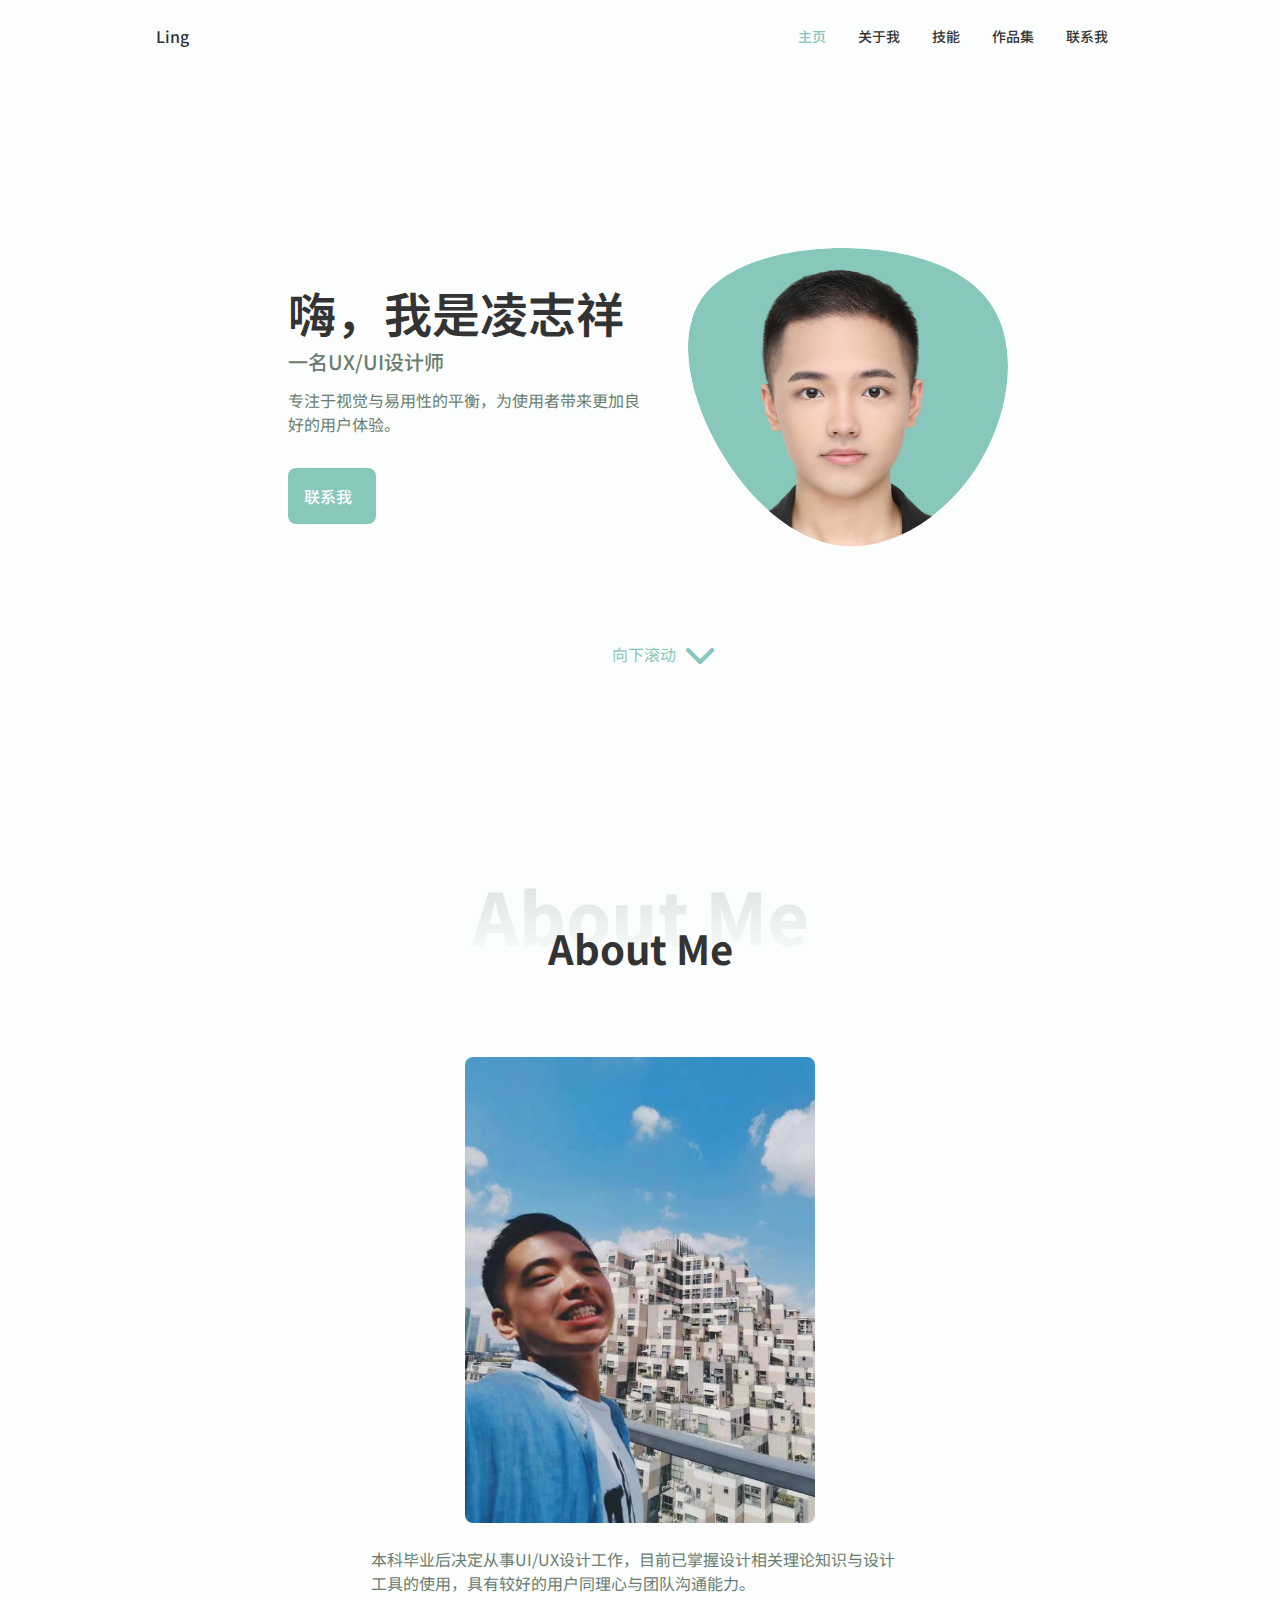
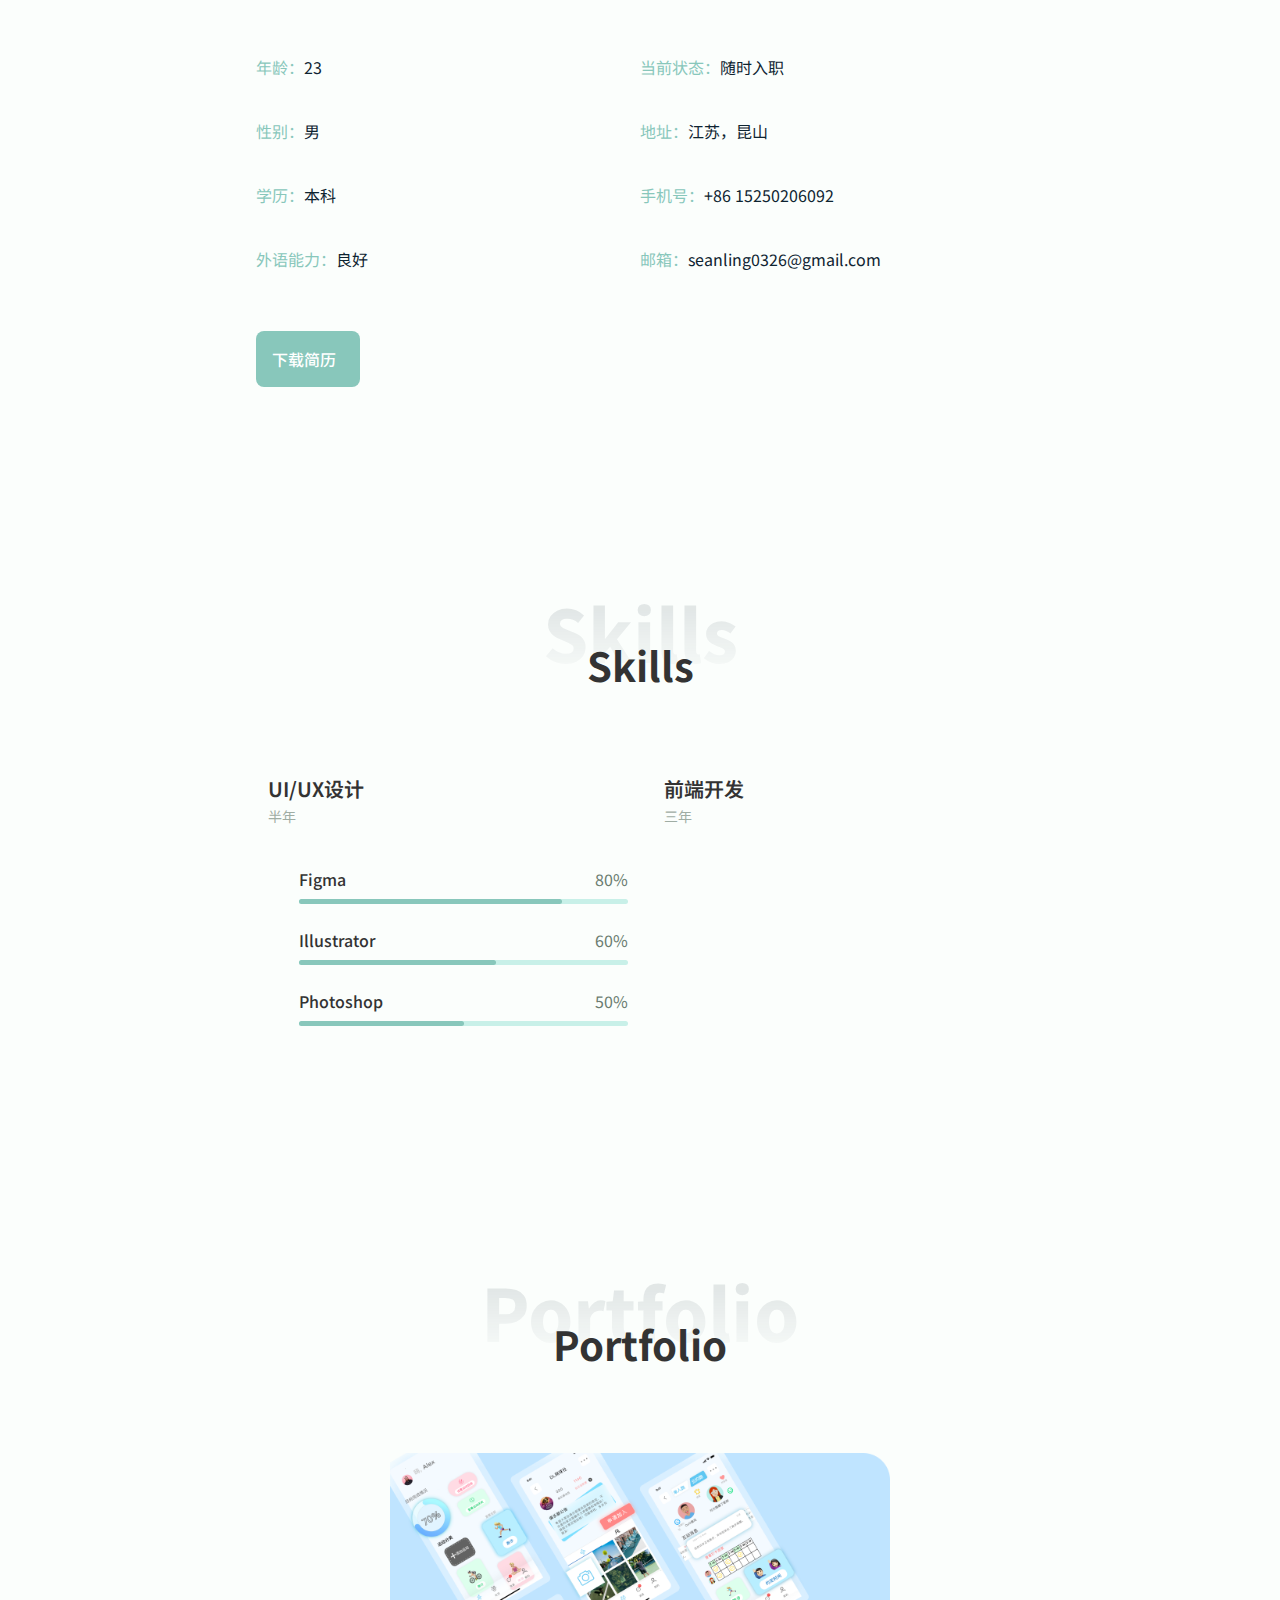
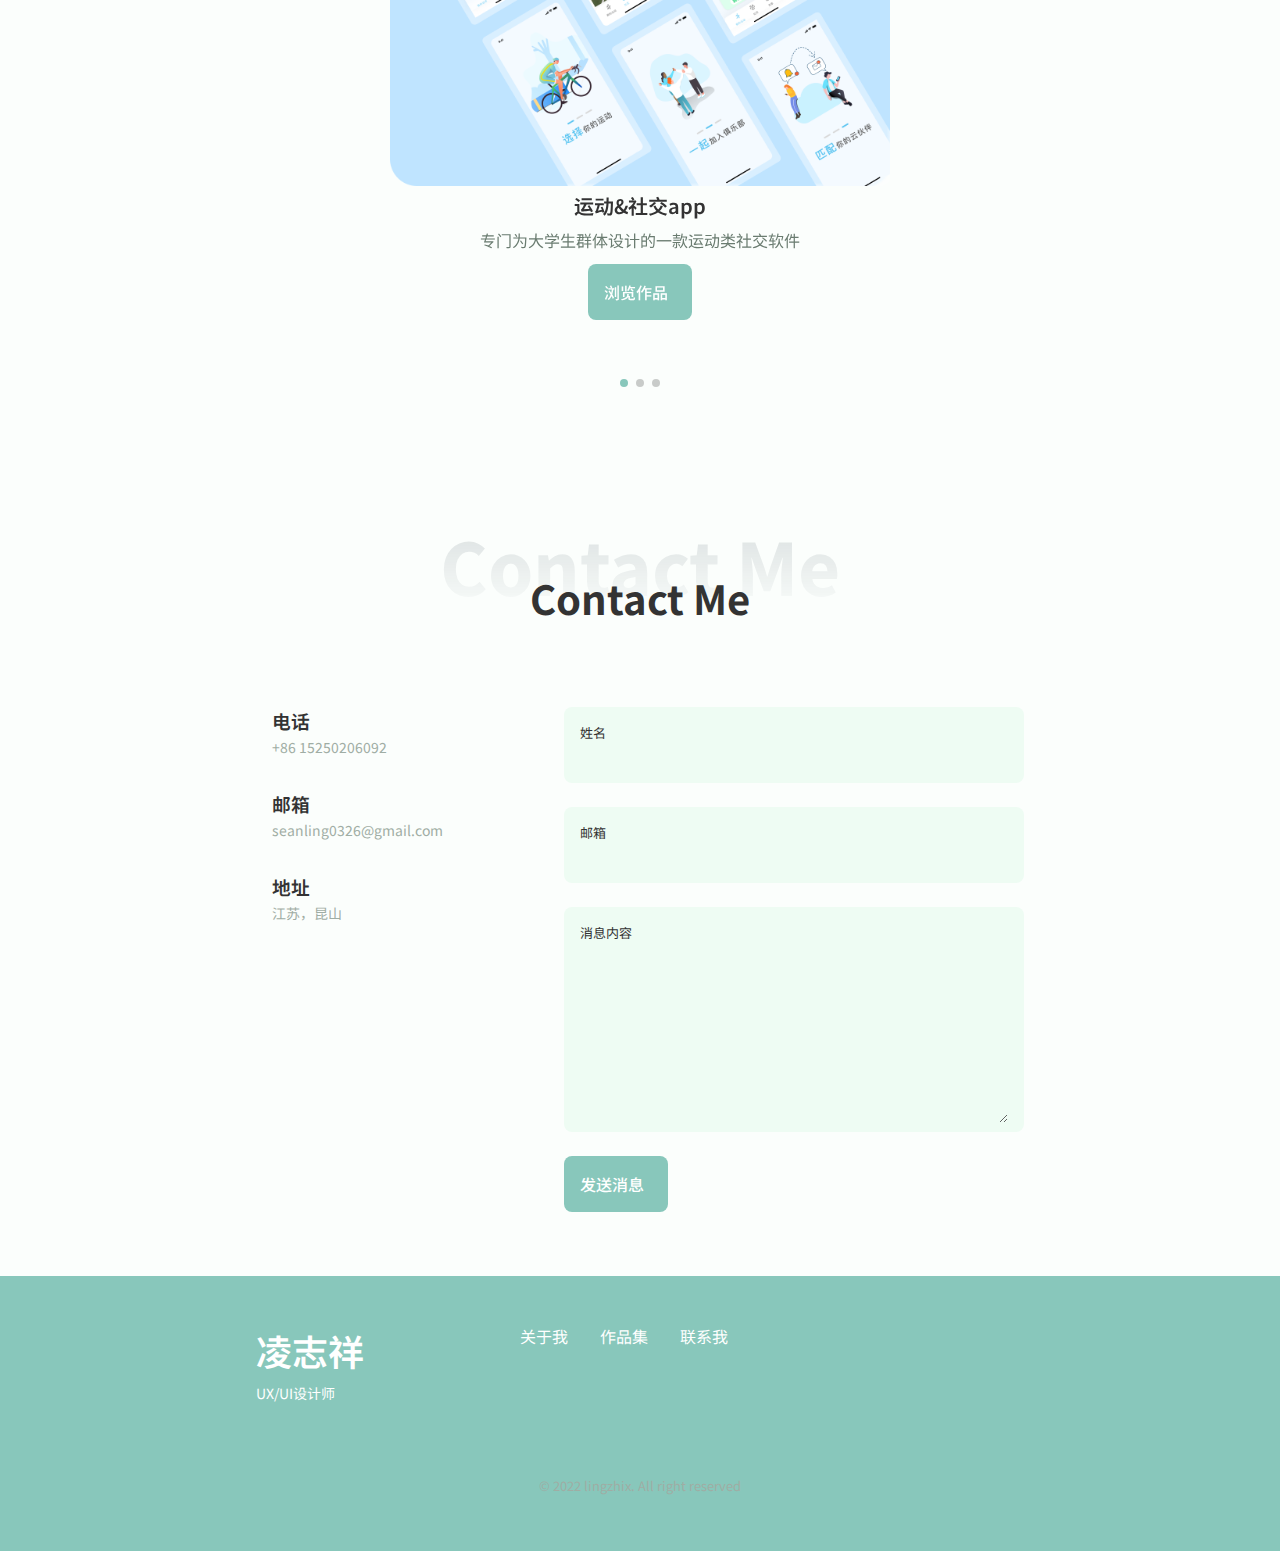
<file: index.html>
<!DOCTYPE html>
    <html lang="en">
    <head>
        <meta charset="UTF-8">
        <meta name="viewport" content="width=device-width, initial-scale=1.0">

        <!--==================== UNICONS ====================-->
        <link rel="stylesheet" href="https://unicons.iconscout.com/release/v4.0.0/css/line.css">
        
        <!-- =====================font-awesome===================== -->
        <link rel="stylesheet" href="https://cdnjs.cloudflare.com/ajax/libs/font-awesome/6.1.2/css/all.min.css">

        <!--==================== SWIPER CSS ====================-->
        <link rel="stylesheet" href="css/swiper-bundle.min.css">
        
        <!--==================== CSS ====================-->
        <link rel="stylesheet" href="css/styles.css">

        <title>小凌的个人网站</title>
    </head>
    <body>
        <!--==================== HEADER ====================-->
        <header class="header" id="header">
            <nav class="nav container">
                <a href="#" class="nav_logo">Ling</a>

                <div class="nav_menu" id="nav-menu">
                    <ul class="nav_list grid">
                        <li class="nav_item">
                            <a href="#home" class="nav_link active-link">
                                <i class="uil uil-estate nav_icon"></i> 主页
                            </a>
                        </li>
                        <li class="nav_item">
                            <a href="#about" class="nav_link">
                                <i class="uil uil-user nav_icon"></i>关于我
                            </a>
                        </li>
                        <li class="nav_item">
                            <a href="#skills" class="nav_link">
                                <i class="uil uil-file nav_icon"></i>技能
                            </a>
                        </li>
                        <li class="nav_item">
                            <a href="#portfolio" class="nav_link">
                                <i class="uil uil-scenery nav_icon"></i>作品集
                            </a>
                        </li>
                        <li class="nav_item">
                            <a href="#contact" class="nav_link">
                                <i class="uil uil-message nav_icon"></i>联系我
                            </a>
                        </li>
                    </ul>
                    <i class="uil uil-times nav_close" id="nav-close"></i>
                </div>
                <div class="nav_btns">
                    <div class="nav_toggle" id="nav-toggle">
                        <i class="uil uil-apps"></i>
                    </div>
                </div>
            </nav>
        </header>

        <!--==================== MAIN ====================-->
        <main class="main">
            <!--==================== HOME ====================-->
            <section class="home section" id="home">
                <div class="home-container container grid">
                    <div class="home_content grid">
                        <div class="home_social">
                            <a href="" target="_blank" class="home_social-icon">
                            </a>
                            <a href="" target="_blank" class="home_social-icon">
                                <!-- <i class="fab fa-instagram"></i> -->
                            </a>
                            <a href="" target="_blank" class="home_social-icon">
                                
                            </a>
                        </div>

                        <div class="home_img">
                            <svg class="home_blob" viewBox="0 0 200 187" xmlns="http://www.w3.org/2000/svg" xmlns:xlink="http://www.w3.org/1999/xlink">
                                <mask id="mask0" mask-type="alpha">
                                    <path d="M190.312 36.4879C206.582 62.1187 201.309 102.826 182.328 134.186C163.346 165.547 
                                    130.807 187.559 100.226 186.353C69.6454 185.297 41.0228 161.023 21.7403 129.362C2.45775 
                                    97.8511 -7.48481 59.1033 6.67581 34.5279C20.9871 10.1032 59.7028 -0.149132 97.9666 
                                    0.00163737C136.23 0.303176 174.193 10.857 190.312 36.4879Z"/>
                                </mask>
                                <g mask="url(#mask0)">
                                    <path d="M190.312 36.4879C206.582 62.1187 201.309 102.826 182.328 134.186C163.346 
                                    165.547 130.807 187.559 100.226 186.353C69.6454 185.297 41.0228 161.023 21.7403 
                                    129.362C2.45775 97.8511 -7.48481 59.1033 6.67581 34.5279C20.9871 10.1032 59.7028 
                                    -0.149132 97.9666 0.00163737C136.23 0.303176 174.193 10.857 190.312 36.4879Z"/>
                                    <image class="home_blob-img" x='12' y='0' xlink:href="img/about.png"/>
                                </g>
                            </svg>
                        </div>
                        <div class="home_data">
                            <h1 class="home_title">嗨，我是凌志祥</h1>
                            <h3 class="home_subtitle">一名UX/UI设计师</h3>
                            <p class="home_description">专注于视觉与易用性的平衡，为使用者带来更加良好的用户体验。</p>
                            <a href="#contact" class="button button--flex">
                                联系我 <i class="uil uil-message button_icon"></i>
                            </a>
                        </div>
                    </div>
                    <div class="home_scroll">
                        <a href="#about" class="home_scroll-button button--flex ">向下滚动 &nbsp;<i class="fa-solid fa-chevron-down home_scroll-arrow"></i></a>
                    </div>
                </div>
            </section>

            <!--==================== ABOUT ====================-->
            <section class="about section" id="about">
                <h1 class="section-title-01">About Me</h1>
                <h2 class="section-title-02">About Me</h2>
                <div class="about-container container grid"><img src="img/main-img.png" alt="" class="about_img">
                <div class="about_data">
                    <div style="width: 100%; margin:0 0 0 15%;">
                    <p class="about_description">本科毕业后决定从事UI/UX设计工作，目前已掌握设计相关理论知识与设计工具的使用，具有较好的用户同理心与团队沟通能力。</p>
                    </div>
                    <div class="box-container">
                        <div class="box">
                        <p><span>年龄：</span>23</p>
                        <p><span>性别：</span>男</p>
                        <p><span>学历：</span>本科</p>
                        <p><span>外语能力：</span>良好</p>
                    </div>
                    <div class="box">
                        <p><span>当前状态：</span>随时入职</p>

                        <p><span>地址：</span>江苏，昆山</p>
                        <p><span>手机号：</span>+86 15250206092</p>
                        <p><span>邮箱：</span>seanling0326@gmail.com</p>
                    </div>
                    </div>
                <!-- <div class="about_info">
                    <div>
                        <span class="about_info-title">23</span>
                        <span class="about_info-name">年龄</span>
                    </div>
                    <div>
                        <span class="about_info-title">男</span>
                        <span class="about_info-name">性别</span>
                    </div>
                    <div>
                        <span class="about_info-title">11</span>
                        <span class="about_info-name">xx<br>xx</span>
                    </div>
                    <div>
                        <span class="about_info-title">11</span>
                        <span class="about_info-name">xx<br>xx</span>
                    </div>
                </div> -->
                <div class="about_buttons">
                    <a download="" href="pdf/Alexa-Cv.pdf" class="button button--flex">
                       下载简历 <i class="uil uil-file-download button_icon"></i>
                    </a>
                </div>
                </div>
                </div>
            </section>

            <!--==================== SKILLS ====================-->
            <section class="skills section" id="skills">
                <h1 class="section-title-01">Skills</h1>
                <h2 class="section-title-02">Skills</h2>
                <div class="skills_container container grid">
                    <div>
                        <!-- ===================SKILLS 1=================== -->
                        <div class="skills_content skills_open">
                            <div class="skills_header">
                                <i class="uil uil-brush-alt skills_icon"></i>
                                <div>
                                    <h1 class="skills_title">UI/UX设计</h1>
                                    <span class="skills_subtitle">半年</span>
                                </div>
                                <i class="uil uil-angle-down skills_arrow"></i>
                            </div>

                            <div class="skills_list grid">
                                <div class="skills_data">
                                    <div class="skills_titles">
                                        <h3 class="skills_name">Figma</h3>
                                        <span class="skills_number">80%</span>
                                    </div>
                                    <div class="skills_bar">
                                        <span class="skills_percentage skills_figma"></span>
                                    </div>
                                </div>

                                <div class="skills_data">
                                    <div class="skills_titles">
                                        <h3 class="skills_name">Illustrator</h3>
                                        <span class="skills_number">60%</span>
                                    </div>
                                    <div class="skills_bar">
                                        <span class="skills_percentage skills_illustrator"></span>
                                    </div>
                                </div>
                                
                                <div class="skills_data">
                                    <div class="skills_titles">
                                        <h3 class="skills_name">Photoshop</h3>
                                        <span class="skills_number">50%</span>
                                    </div>
                                    <div class="skills_bar">
                                        <span class="skills_percentage skills_ps"></span>
                                    </div>
                                </div>
                            </div>
                        </div>
                    </div> 
                        <div>
                        <!-- ===================SKILLS 2=================== -->
                        <div class="skills_content skills_close">
                            <div class="skills_header">
                                <i class="uil uil-desktop skills_icon"></i>
                                <div>
                                    <h1 class="skills_title">前端开发</h1>
                                    <span class="skills_subtitle">三年</span>
                                </div>
                                <i class="uil uil-angle-down skills_arrow"></i>
                            </div>

                            <div class="skills_list grid">
                                <div class="skills_data">
                                    <div class="skills_titles">
                                        <h3 class="skills_name">HTML</h3>
                                        <span class="skills_number">70%</span>
                                    </div>
                                    <div class="skills_bar">
                                        <span class="skills_percentage skills_html"></span>
                                    </div>
                                </div>

                                <div class="skills_data">
                                    <div class="skills_titles">
                                        <h3 class="skills_name">CSS</h3>
                                        <span class="skills_number">60%</span>
                                    </div>
                                    <div class="skills_bar">
                                        <span class="skills_percentage skills_css"></span>
                                    </div>
                                </div>
                                
                                <div class="skills_data">
                                    <div class="skills_titles">
                                        <h3 class="skills_name">JavaScript</h3>
                                        <span class="skills_number">50%</span>
                                    </div>
                                    <div class="skills_bar">
                                        <span class="skills_percentage skills_js"></span>
                                    </div>
                                </div>
                            </div>
                        </div>                      
                    </div>
                </div>
            </section>

            <!--==================== PORTFOLIO ====================-->
            <section class="portfolio section" id="portfolio">
                <h1 class="section-title-01">Portfolio</h1>
                <h2 class="section-title-02">Portfolio</h2>
                <div class="portfolio_container container swiper-container">
                    <div class="swiper-wrapper">
                        <!-- =================PORTFOLIO 1================= -->
                        <div class="portfolio_content swiper-slide">
                        <img src="img/portfolio1.png" alt="portfolio1.html" class="portfolio_img">
                        <div class="portfolio_data">
                            <h3 class="portfolio_title">运动&社交app</h3>
                            <p class="portfolio_description">专门为大学生群体设计的一款运动类社交软件</p>
                            <a href="portfolio1.html" class="button button--flex button--small portfolio_button">
                                浏览作品
                                <i class="uil uil-arrow-right button_icon"></i>
                            </a>
                        </div>
                        </div>

                        <!-- =================PORTFOLIO 2================= -->
                        <div class="portfolio_content swiper-slide">
                            <img src="img/portfolio2.jpg" alt="" class="portfolio_img">
                            <div class="portfolio_data">
                                <h3 class="portfolio_title">作品二</h3>
                                <p class="portfolio_description">xxx</p>
                                <a href="#" class="button button--flex button--small portfolio_button">
                                    浏览作品
                                    <i class="uil uil-arrow-right button_icon"></i>
                                </a>
                            </div>
                            </div>

                            <!-- =================PORTFOLIO 3================= -->
                        <div class="portfolio_content swiper-slide">
                            <img src="img/portfolio3.jpg" alt="" class="portfolio_img">
                            <div class="portfolio_data">
                                <h3 class="portfolio_title">作品三</h3>
                                <p class="portfolio_description">xxx</p>
                                <a href="#" class="button button--flex button--small portfolio_button">
                                    浏览作品
                                    <i class="uil uil-arrow-right button_icon"></i>
                                </a>
                            </div>
                            </div>
                    </div>
                    <!-- Add Arrows -->
                    <div class="swiper-button-next">
                        <i class="uil uil-angle-right-b swiper-portfolio-icon"></i>
                    </div>
                    <div class="swiper-button-prev">
                        <i class="uil uil-angle-left-b swiper-portfolio-icon"></i>
                    </div>
                    <!-- Add Pagination-->
                    <div class="swiper-pagination"></div>
                </div>
            </section>

            <!--==================== CONTACT ME ====================-->
            <section class="contact section" id="contact">
                <h1 class="section-title-01">Contact Me</h1>
                <h2 class="section-title-02">Contact Me</h2>
                <div class="contact_container container grid">
                    <div>
                    <div class="contact_information">
                        <i class="uil uil-phone contact_icon"></i>
                    <div>
                        <h3 class="contact_title">电话</h3>
                        <span class="contact_subtitle">+86 15250206092</span>
                    </div>
                    </div>

                    <div class="contact_information">
                        <i class="uil uil-envelope contact_icon"></i>
                    <div>
                        <h3 class="contact_title">邮箱</h3>
                        <span class="contact_subtitle">seanling0326@gmail.com</span>
                    </div>
                    </div>

                    <div class="contact_information">
                        <i class="uil uil-map-marker contact_icon"></i>                    
                        <div>
                        <h3 class="contact_title">地址</h3>
                        <span class="contact_subtitle">江苏，昆山</span>
                    </div>
                    </div>
                    </div>
                 <form action="" class="contact_form grid">
                    <div class="contact_inputs grid">
                        <div class="contact_content">
                            <label for="" class="contact_label">姓名</label>
                            <input type="text" class="contact_input">
                        </div>
                        <div class="contact_content">
                            <label for="" class="contact_label">邮箱</label>
                            <input type="email" class="contact_input">
                        </div>
                    </div>
                    <div class="contact_content">
                        <label for="" class="contact_label">消息内容</label>
                        <textarea name="" id="" cols="" rows="7" class="contact_input"></textarea>
                    </div>
                    <div>
                    <a href="mailto:seanling0326@gmail.com" class="button button--flex">发送消息
                        <i class="uil uil-message button_icon"></i>
                    </a>
                    </div>
                 </form>
                </div>
            </section>
        </main>

        <!--==================== FOOTER ====================-->
        <footer class="footer">
         <div class="footer_bg">
            <div class="footer_container container grid">
                <div>
                <h1 class="footer_title">凌志祥</h1>
                <span class="footer_subtitle">UX/UI设计师</span>
         </div>
         <ul class="footer_links">
            <li>
                <a href="#about" class="footer_link">关于我</a>
            </li>
            <li>
                <a href="#portfolio" class="footer_link">作品集</a>
            </li>
            <li>
                <a href="#contact" class="footer_link">联系我</a>
            </li>
         </ul>

         <div class="footer_socials">
            <a href="" class="footer_social">

            </a>
            <a href="" class="footer_social">
                
            </a>
            <a href="" class="footer_social">
                
            </a>
         </div>
        </div>
        <p class="footer_copy">&#169; 2022 lingzhix. All right reserved</p>
        </div>
        </footer>
        
        <!--==================== SCROLL TOP ====================-->
        <a href="#" class="scrollup" id="scroll-up"><i class="uil uil-arrow-up scrollup_icon"></i></a>

        <!--==================== SWIPER JS ====================-->
        <script src="js/swiper-bundle.min.js"></script>

        <!--==================== MAIN JS ====================-->
        <script src="js/main.js"></script>
    </body>
</html>
</file>
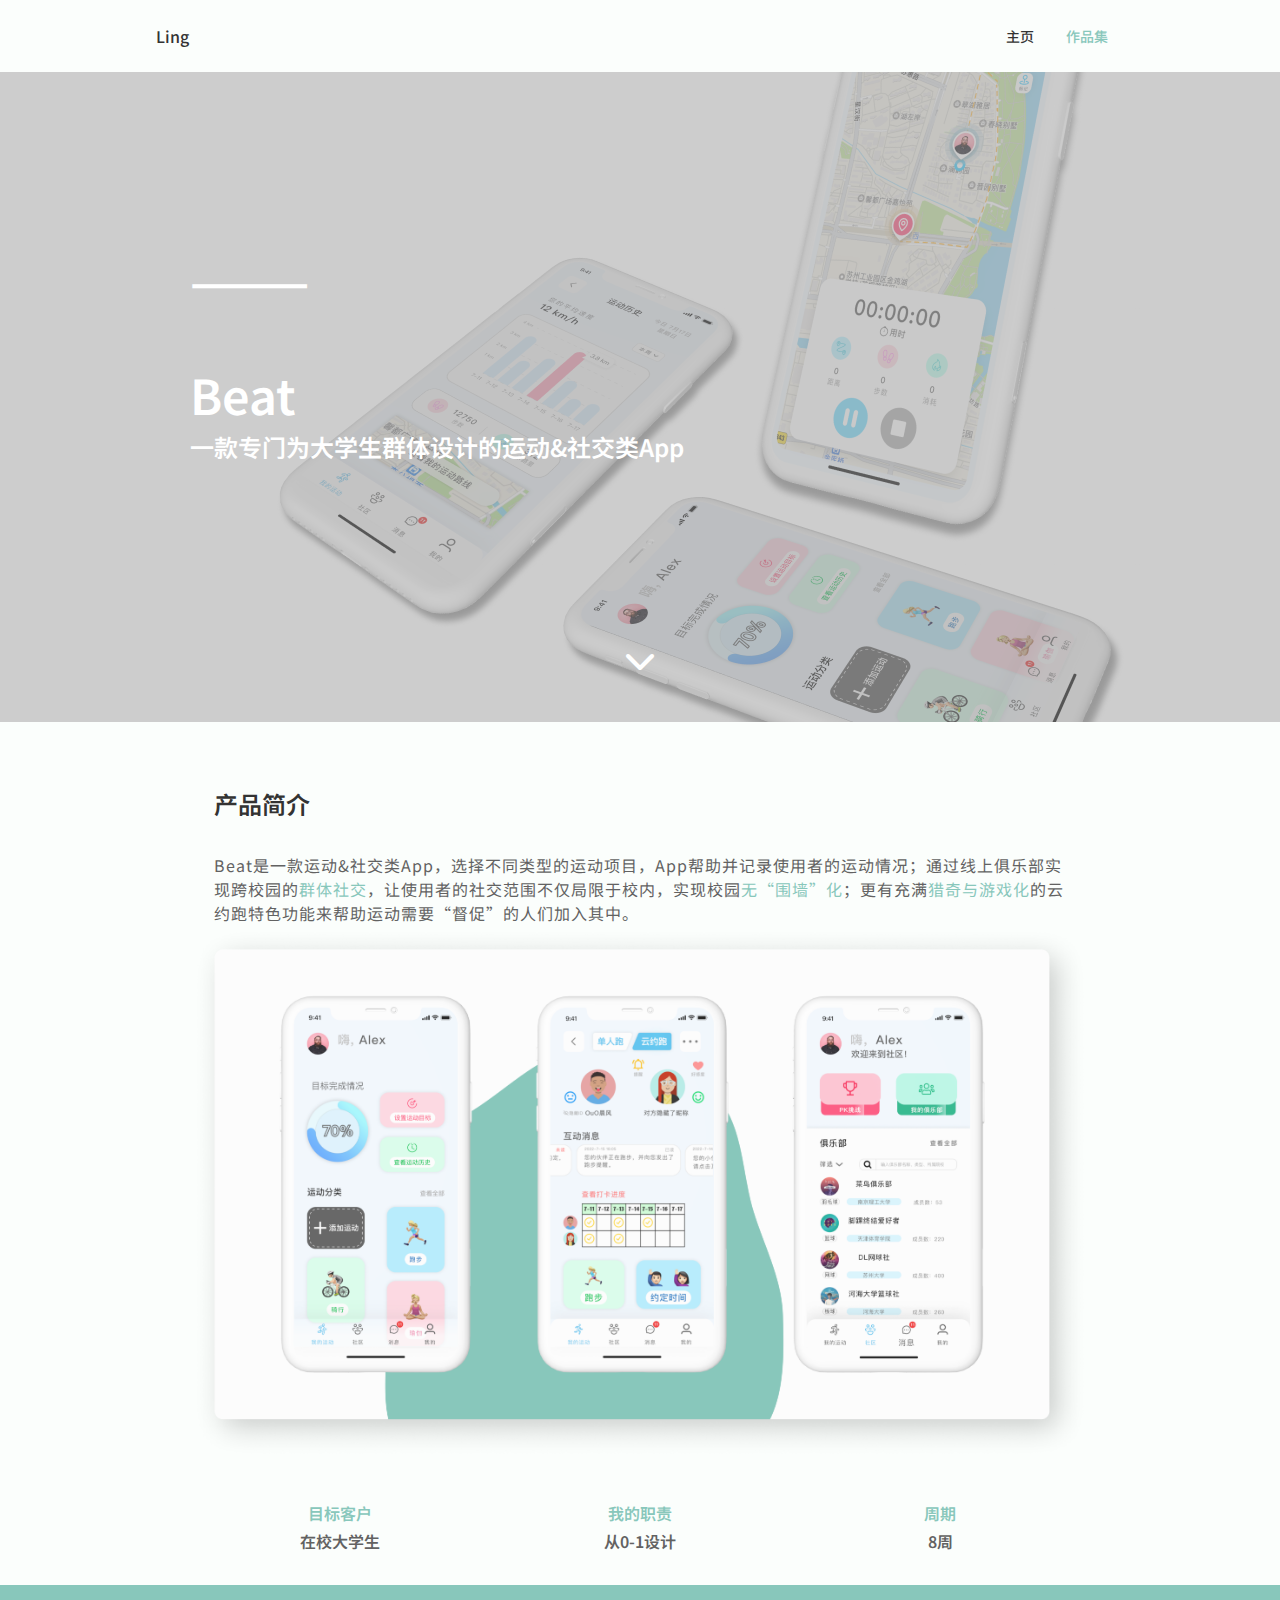
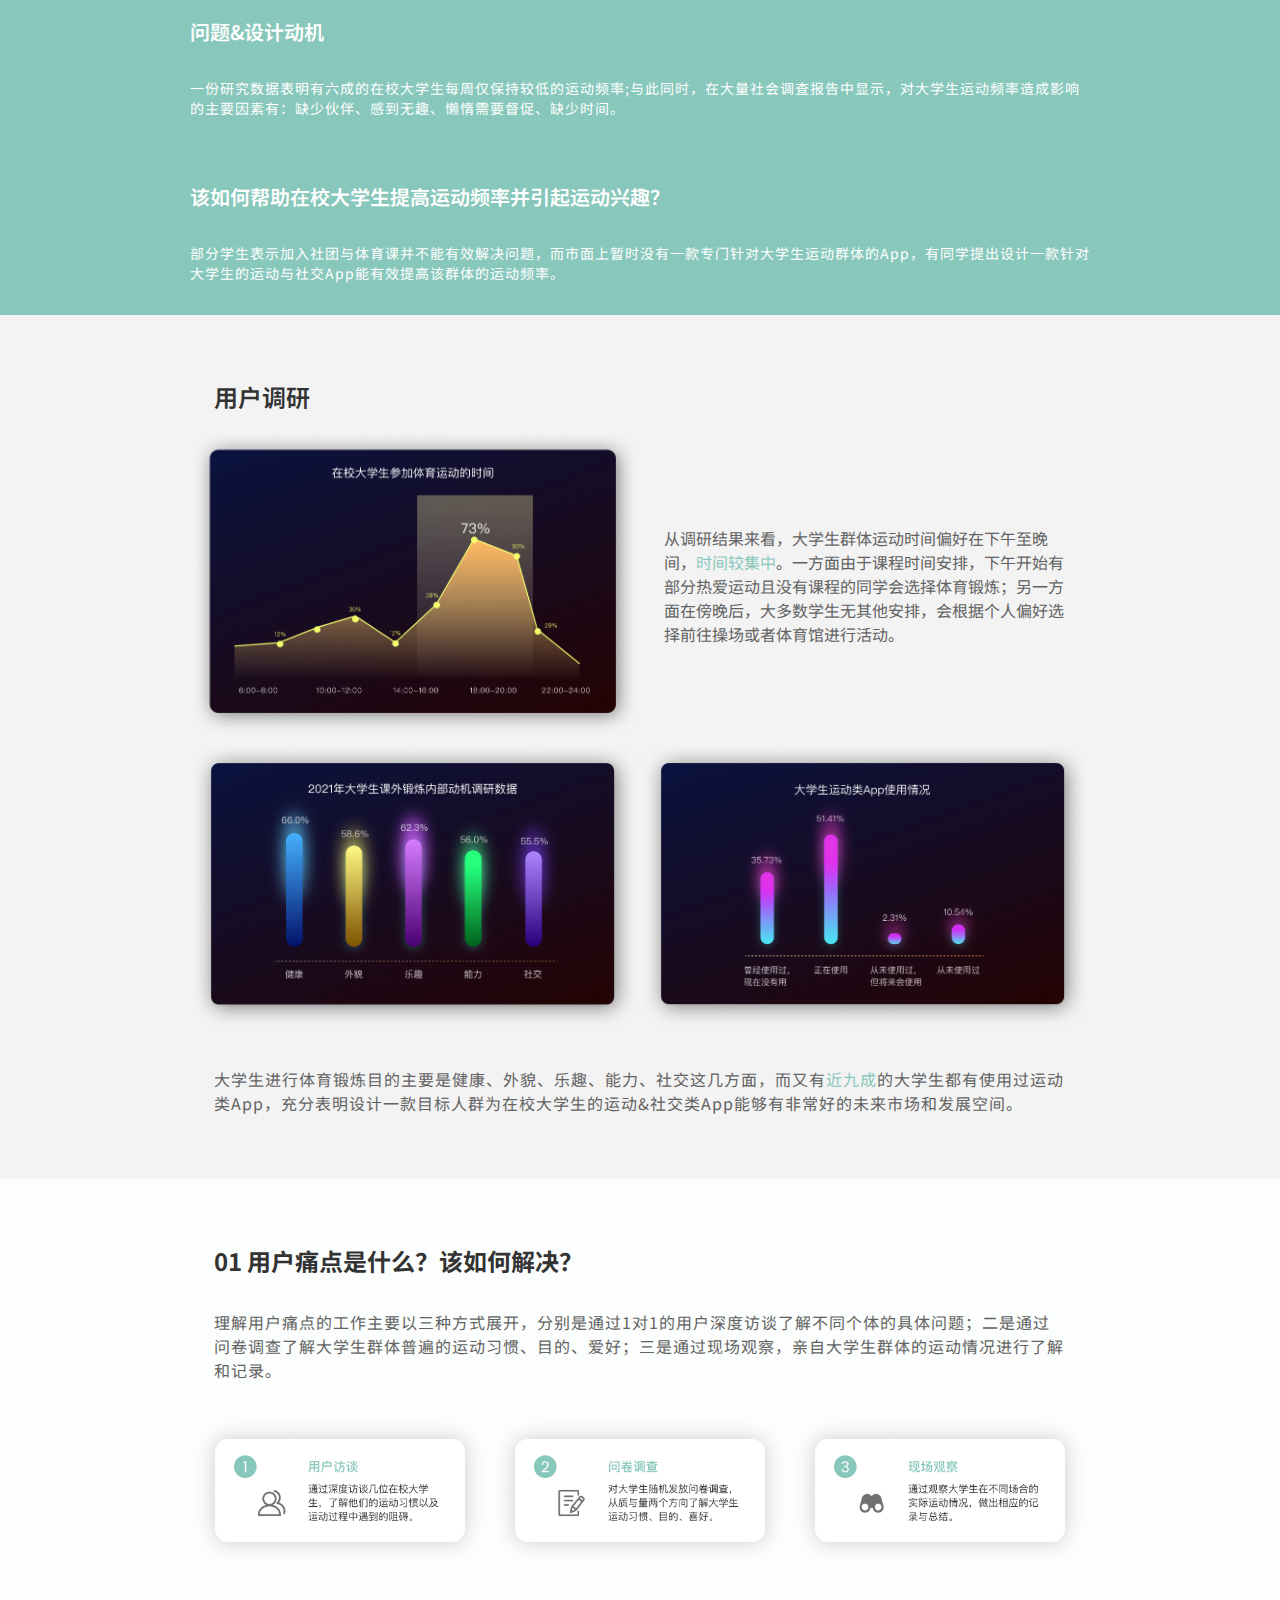
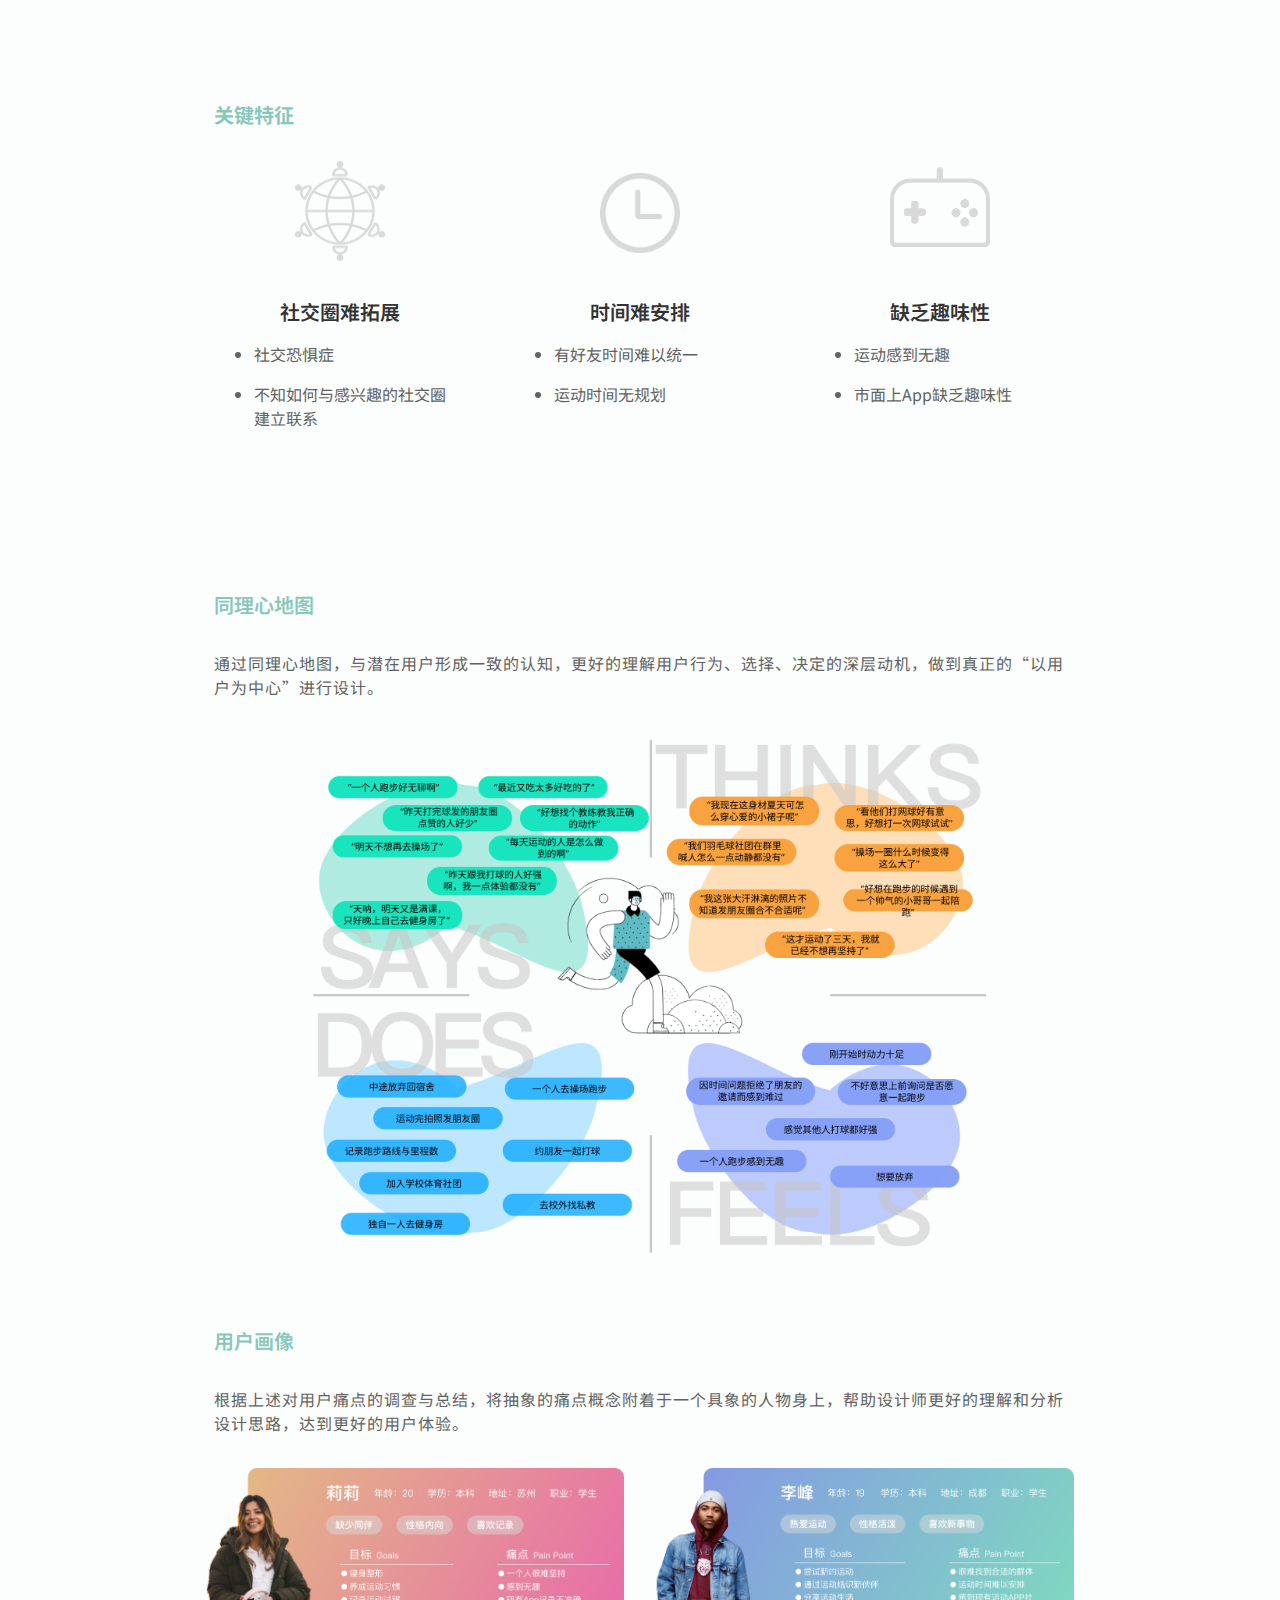
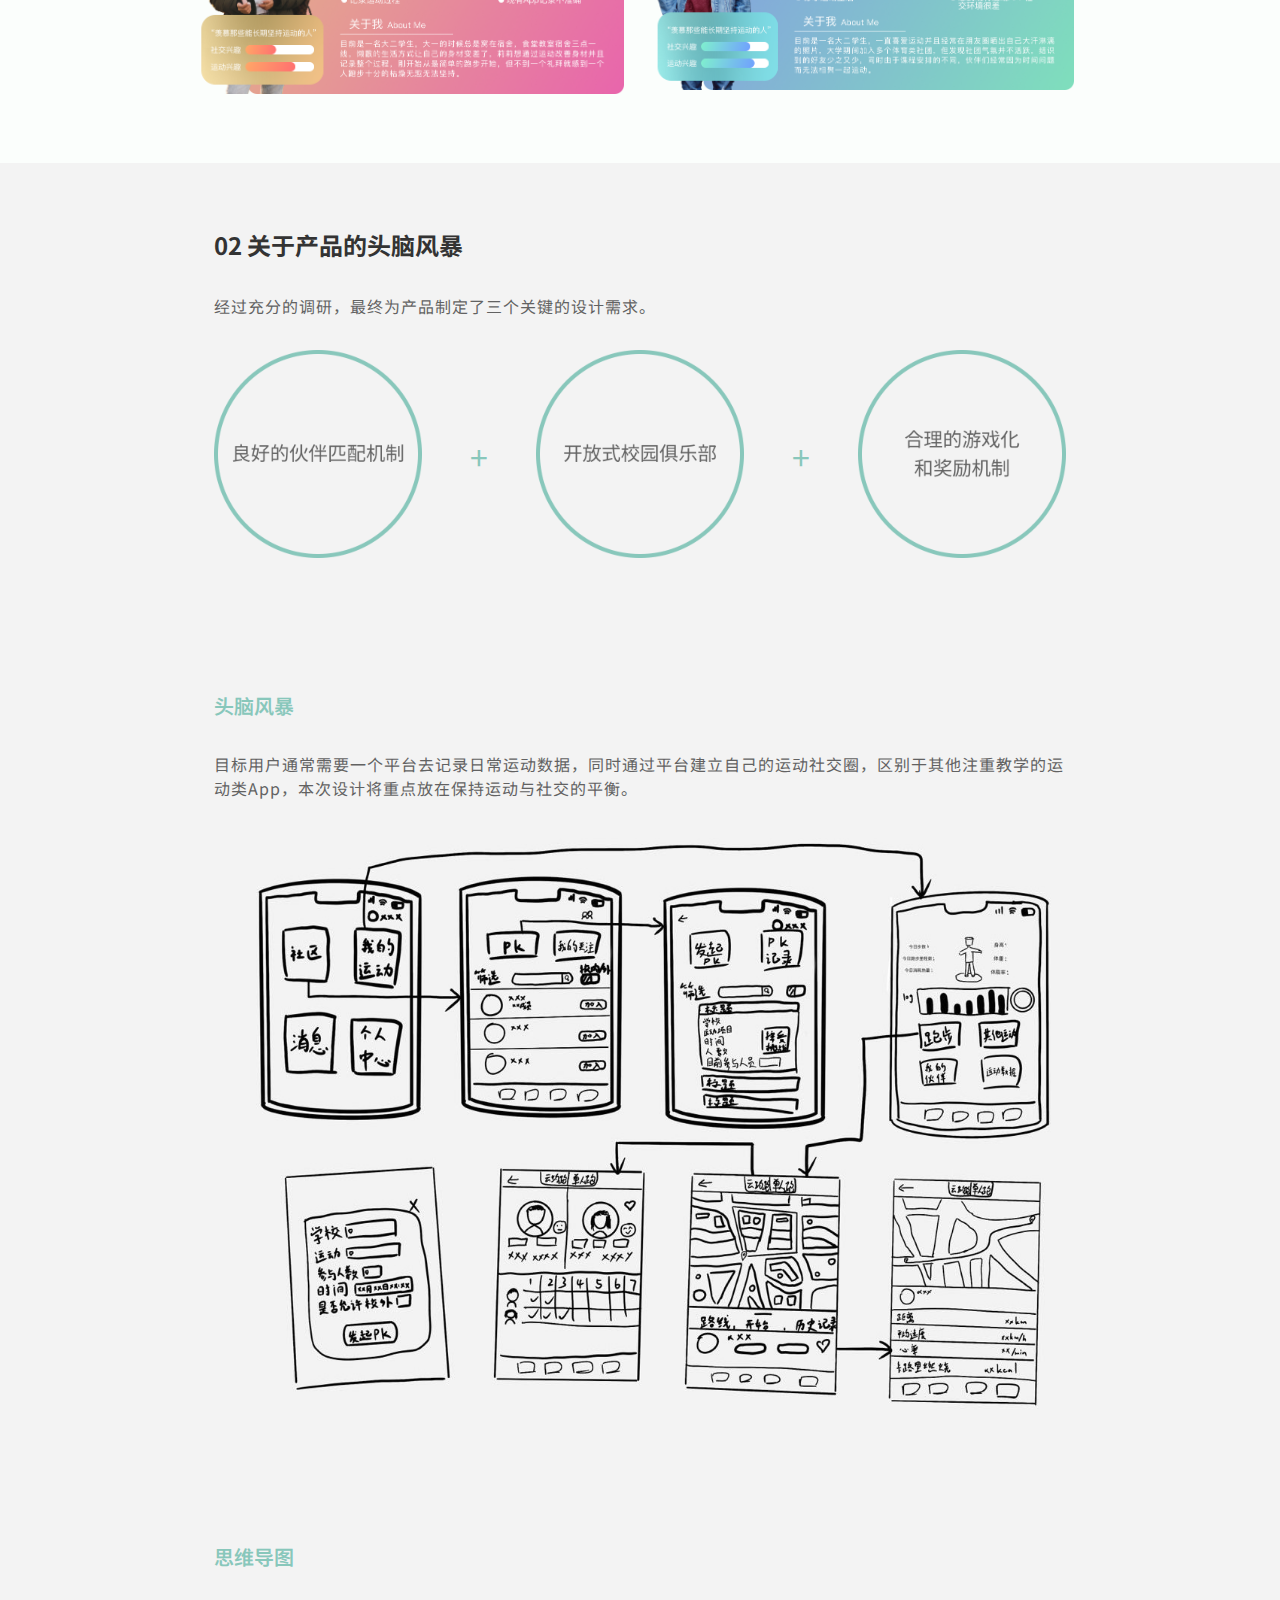
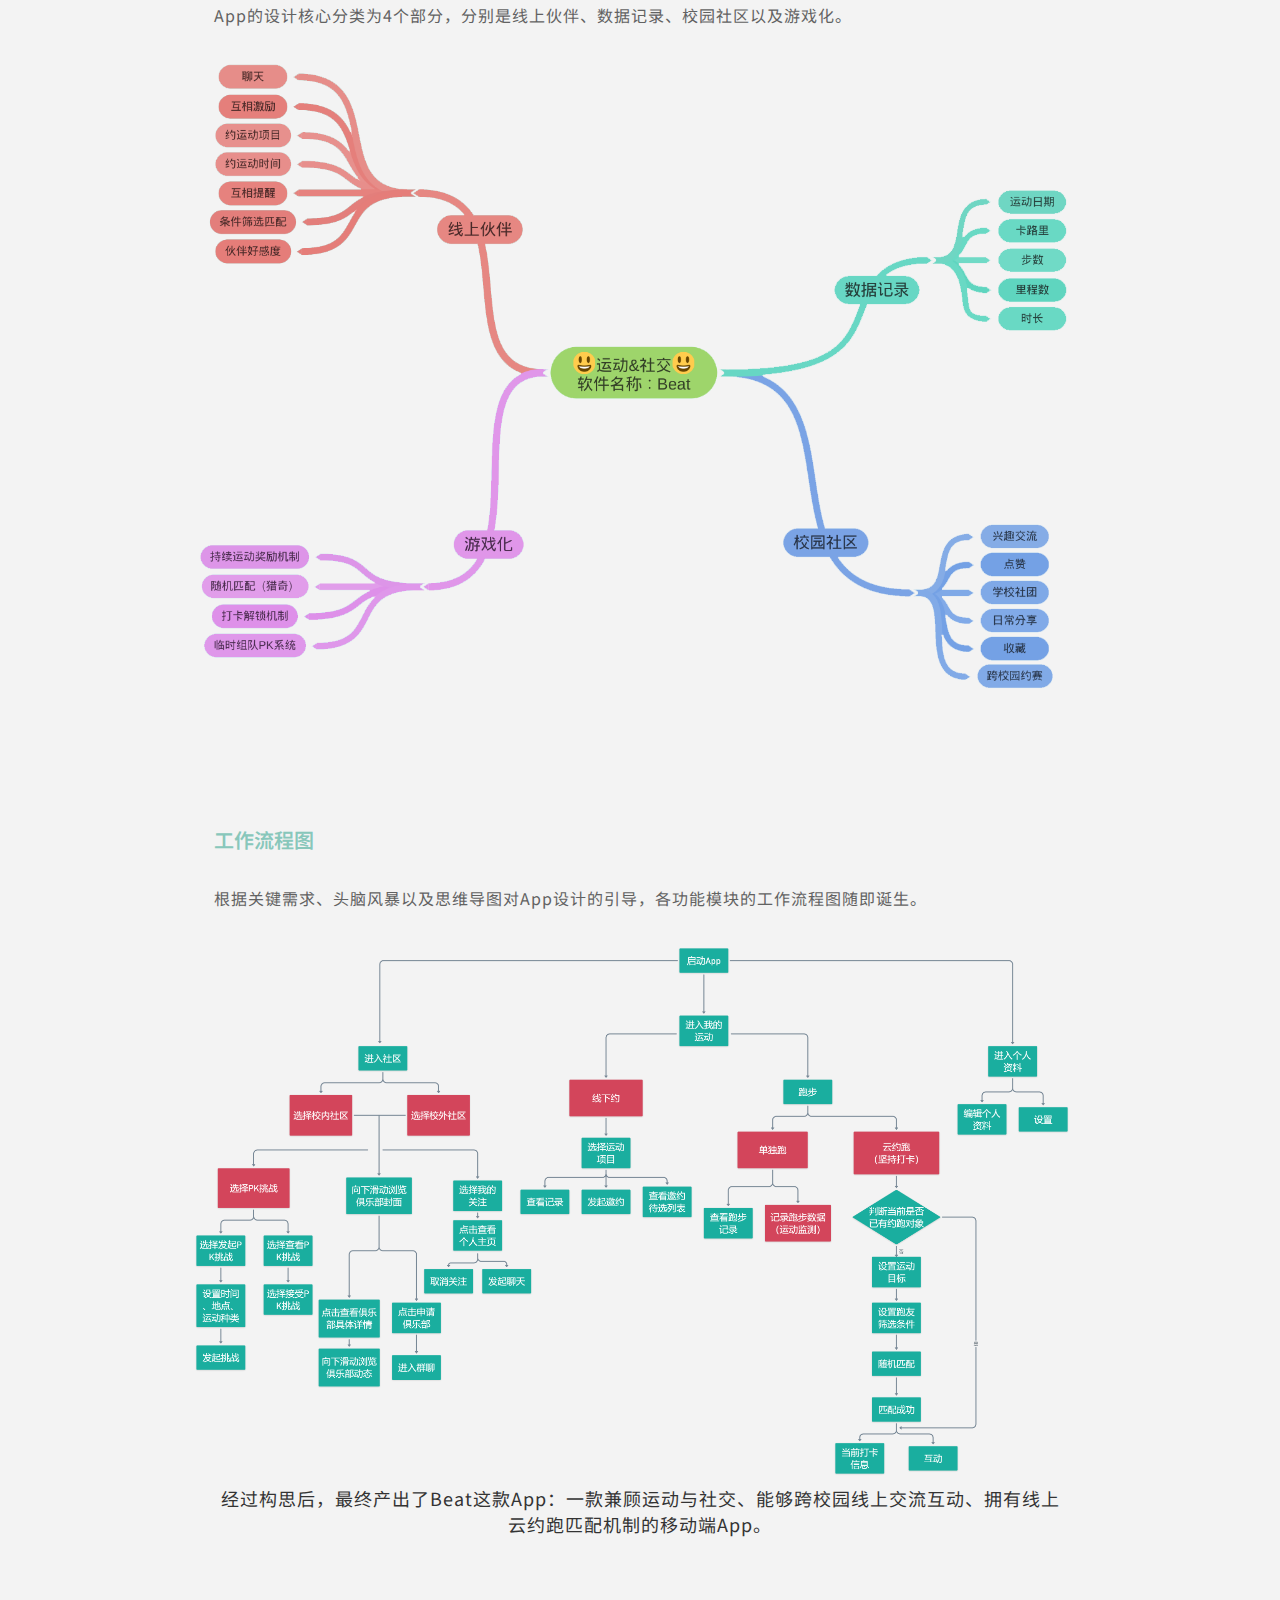
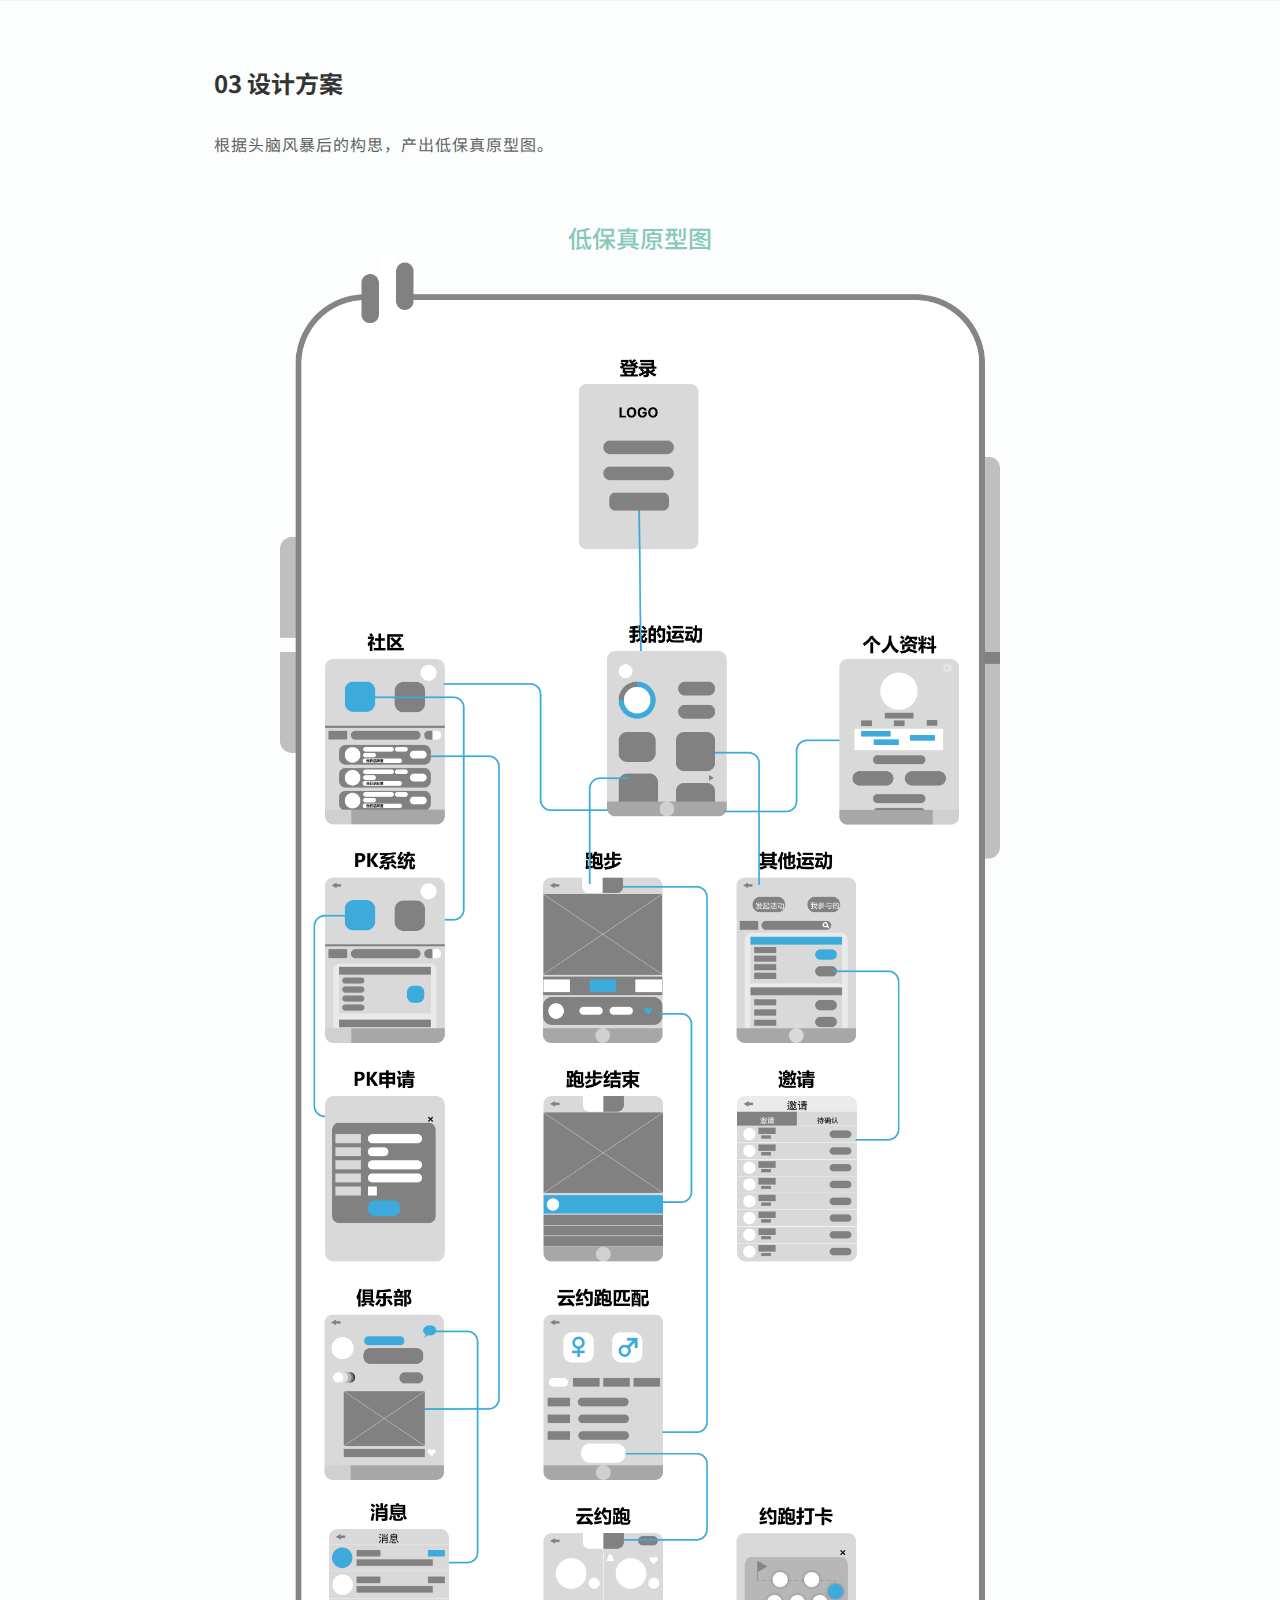
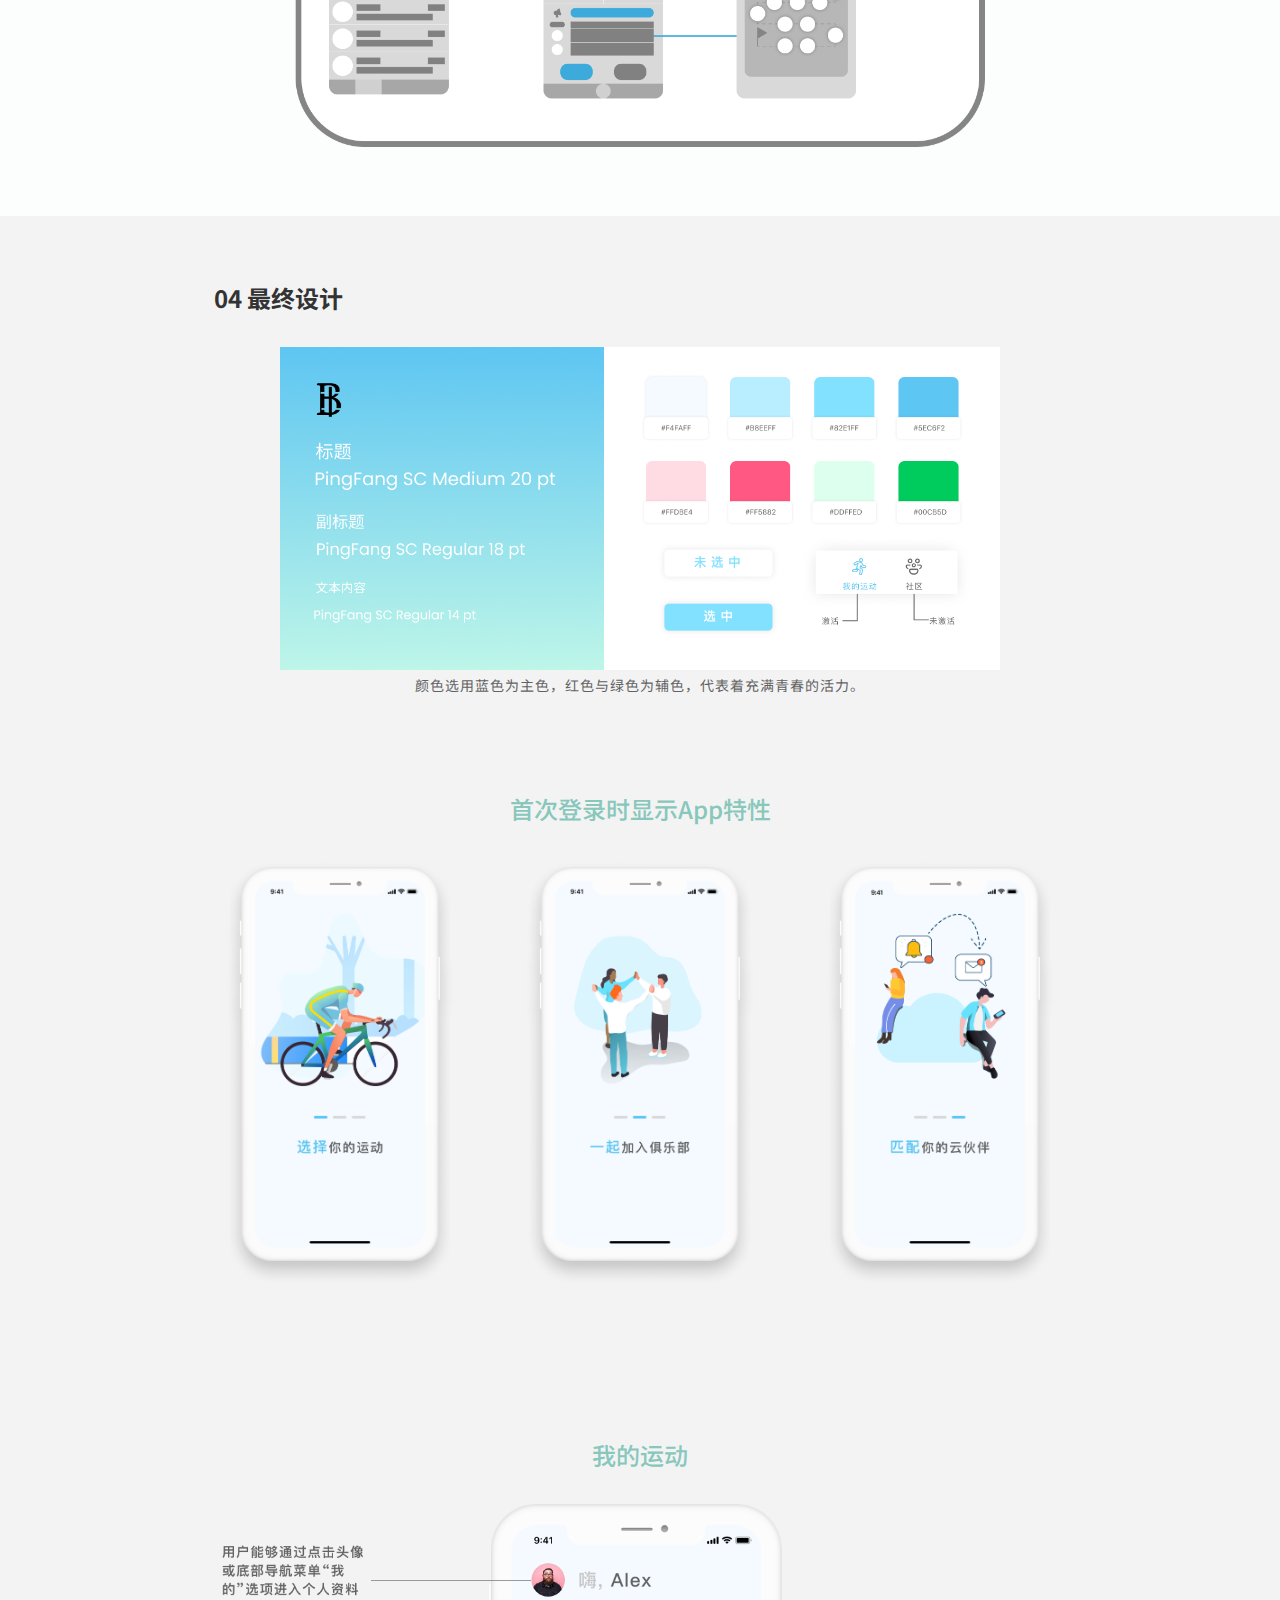
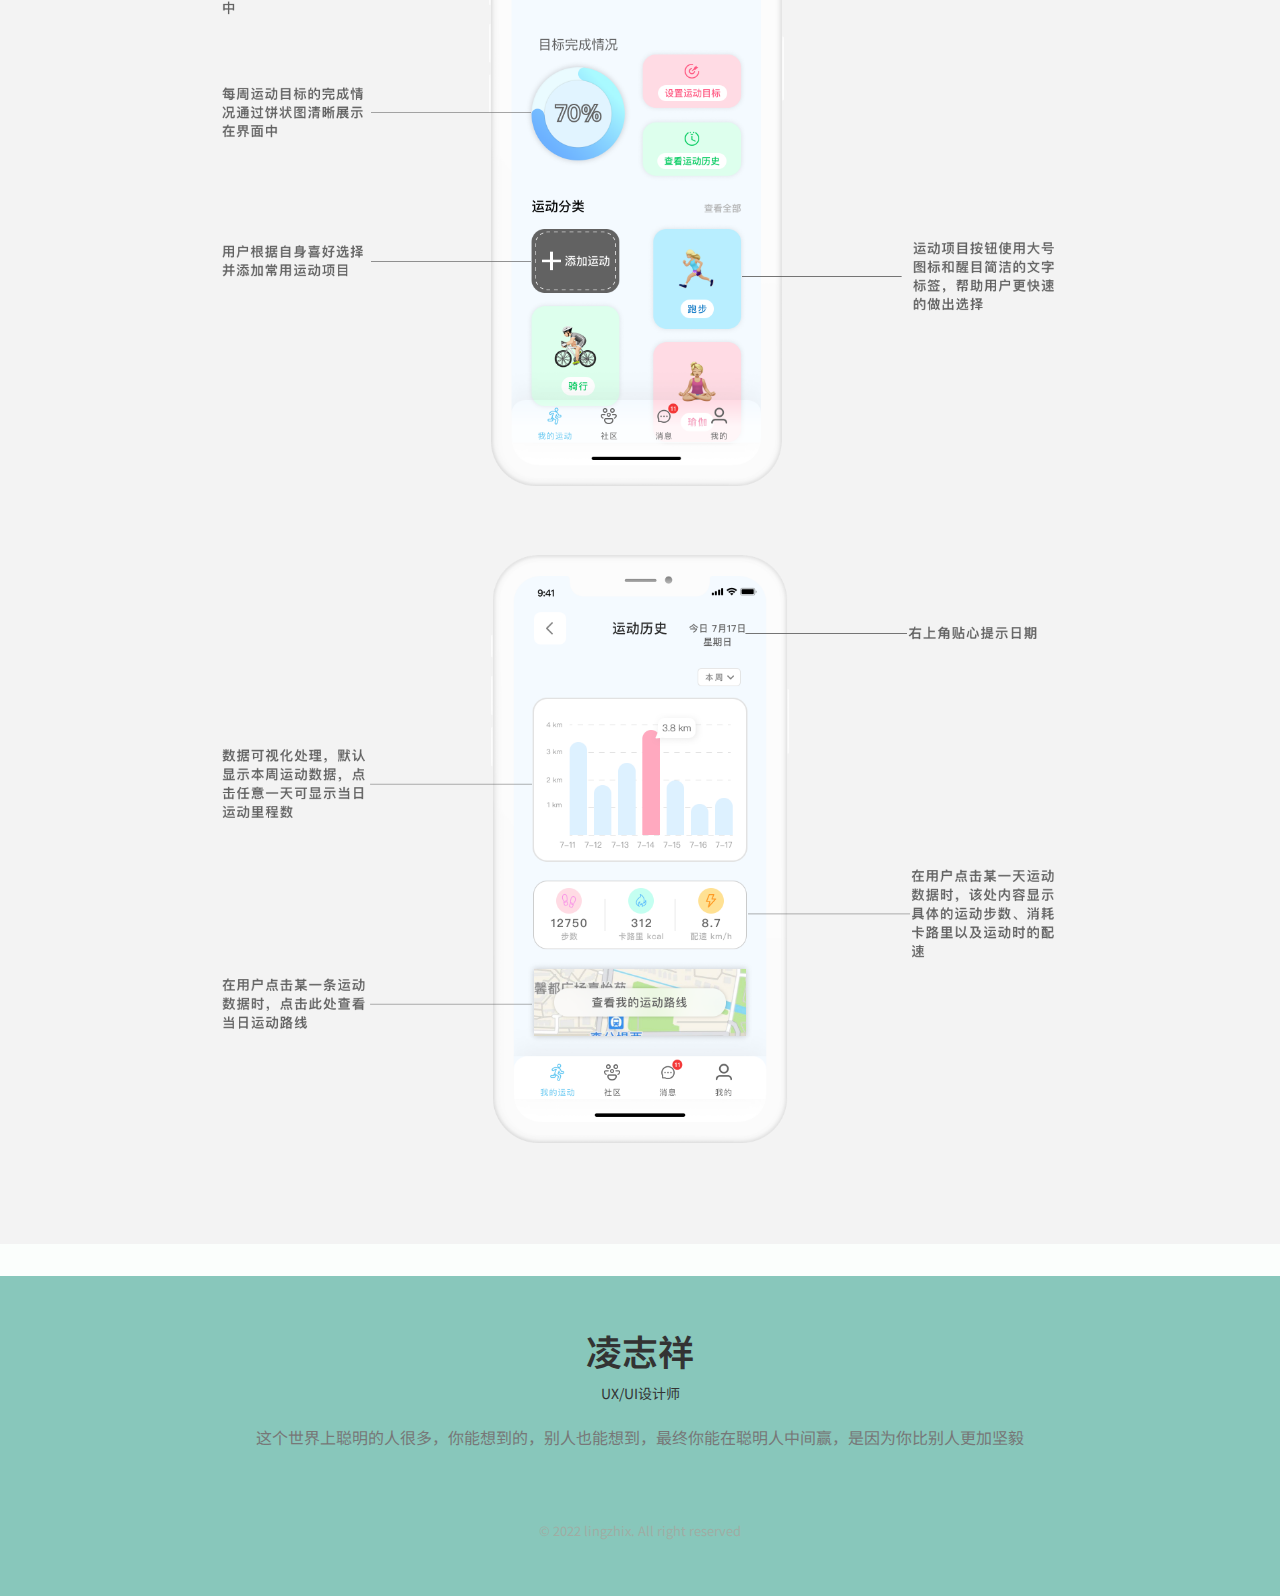
<file: portfolio1.html>
<!DOCTYPE html>
    <html lang="en">
    <head>
        <meta charset="UTF-8">
        <meta name="viewport" content="width=device-width, initial-scale=1.0">

        <!--==================== UNICONS ====================-->
        <link rel="stylesheet" href="https://unicons.iconscout.com/release/v4.0.0/css/line.css">
        
        <!-- =====================font-awesome===================== -->
        <link rel="stylesheet" href="https://cdnjs.cloudflare.com/ajax/libs/font-awesome/6.1.2/css/all.min.css">

        <!--==================== SWIPER CSS ====================-->
        <link rel="stylesheet" href="css/swiper-bundle.min.css">
        
        <!--==================== CSS ====================-->
        <link rel="stylesheet" href="css/portfolio1.css">

        <title>小凌的个人网站</title>
    </head>
    <body>
        <!--==================== HEADER ====================-->
        <header class="header" id="header">
            <nav class="nav container">
                <a href="#" class="nav_logo">Ling</a>

                <div class="nav_menu" id="nav-menu">
                    <ul class="nav_list grid">
                        <li class="nav_item">
                            <a href="index.html" class="nav_link ">
                                <i class="uil uil-estate nav_icon"></i> 主页
                            </a>
                        </li>
                        <li class="nav_item">
                            <a href="#portfolio" class="nav_link active-link">
                                <i class="uil uil-scenery nav_icon"></i>作品集
                            </a>
                        </li>
                    </ul>
                    <i class="uil uil-times nav_close" id="nav-close"></i>
                </div>
                <div class="nav_btns">
                    <div class="nav_toggle" id="nav-toggle">
                        <i class="uil uil-apps"></i>
                    </div>
                </div>
            </nav>
        </header>

        <!--==================== MAIN ====================-->
        <main class="main">
                    <!--==================== PORTFOLIO 1 ====================-->

            <section class="portoflio1 section">
            <div class="portoflio1">
            <div class="portfolio1_bg">
                <div class="portfolio1_container container">
                <h1 style="padding:20% 0 5% 0;">———</h1>
                    <h1>Beat</h1>
                    <h2 style="padding-bottom:20%; color: #fff;">一款专门为大学生群体设计的运动&社交类App</h2>
                    <div class="portfolio1_scroll">
                    <a href="#portfolio2" class="portfolio1_scroll-button button--flex ">
                        <i class="fa-solid fa-chevron-down portfolio1_scroll-arrow"></i>
                    </a>
                </div>
                </div>
            </div>
            </div>
            </section>

            
                   <!--==================== PORTFOLIO 3 ====================-->

                   <section class="portfolio3 section" style="padding: 0 0 2rem 0;">
                    <div class="portfolio3">
                        <div class="portfolio3_container container">
                            <div class="box-container">
                               <h1>产品简介</h1>
                               <h2>Beat是一款运动&社交类App，选择不同类型的运动项目，App帮助并记录使用者的运动情况；通过线上俱乐部实现跨校园的<font style="color:#88C7BB;">群体社交</font>，让使用者的社交范围不仅局限于校内，实现校园<font style="color:#88C7BB;">无“围墙”化</font>；更有充满<font style="color:#88C7BB;">猎奇与游戏化</font>的云约跑特色功能来帮助运动需要“督促”的人们加入其中。</h2>
                            </div>
                            </div>
                    <div class="portfolio3_bg">
                        <div class="portfolio3_container container ">
                            <img src="img/portfolio1/portfolio1-3.png" alt="">
                        </div>
                    </div>
                    </div>
                    </section>

                    <!--==================== PORTFOLIO 2 ====================-->

            <section class="portfolio2 section" id="portfolio2" style="padding: 0 0 0 0rem;">
                <div class="portfolio2">
                    <div class="portfolio2_container container">
                    <div class="box-container">
                        <div class="box">
                            <h3>目标客户</h3>
                            <h4>在校大学生</h4>
                        </div>
                        <div class="box">
                            <h3>我的职责</h3>
                            <h4>从0-1设计</h4>
                        </div>
                        <div class="box">
                            <h3>周期</h3>
                            <h4>8周</h4>
                        </div>
                    </div>
                    </div>
                <div class="portfolio2_bg">
                    <div class="portfolio2_container container" >
                        <h1>问题&设计动机</h1>
                        <h2>一份研究数据表明有六成的在校大学生每周仅保持较低的运动频率;与此同时，在大量社会调查报告中显示，对大学生运动频率造成影响的主要因素有：缺少伙伴、感到无趣、懒惰需要督促、缺少时间。</h2>
                            <h1>该如何帮助在校大学生提高运动频率并引起运动兴趣？</h1>
                            <h2>部分学生表示加入社团与体育课并不能有效解决问题，而市面上暂时没有一款专门针对大学生运动群体的App，有同学提出设计一款针对大学生的运动与社交App能有效提高该群体的运动频率。</h2>
                    </div>
                </div>
                </div>
                </section>


                    <!--==================== PORTFOLIO 4 ====================-->
                    <section class="portfolio4 section" >
                        <div class="portfolio4">
                            <div class="portfolio4_container container">
                                <div class="box-container">
                                    <h1>用户调研</h1>
                                 </div>
                                <div class="box-container">
                                    <div class="box">
                                    <img src="img/portfolio1/调研报告1.png" alt="">
                                </div>
                                <div class="box" style="padding: 0 1.5rem 0 1.5rem;">
                                    <h4 >从调研结果来看，大学生群体运动时间偏好在下午至晚间，<font style="color:#88C7BB;">时间较集中</font>。一方面由于课程时间安排，下午开始有部分热爱运动且没有课程的同学会选择体育锻炼；另一方面在傍晚后，大多数学生无其他安排，会根据个人偏好选择前往操场或者体育馆进行活动。</h从调研结果来看，大学生群体运动时间偏好在下午至晚间，一方面由于课程时间安排，下午开始有部分热爱运动且没有课程的同学会选择体育锻炼；另一方面在傍晚后，大多数学生无其他安排，会根据个人偏好选择前往操场或者体育馆进行活动。</h4>
                                </div>
                                </div>
                                <div class="box-container">
                                    <div class="box">
                                    <img src="img/portfolio1/调研报告2.png" alt="">
                                </div>
                                <div class="box">
                                    <img src="img/portfolio1/调研报告3.png" alt="">
                                </div>
                                </div>    
                        </div>
                        <div class="portfolio4_container2 container">
                            <div class="box-container">
                               <h2>大学生进行体育锻炼目的主要是健康、外貌、乐趣、能力、社交这几方面，而又有<font style="color:#88C7BB;">近九成</font>的大学生都有使用过运动类App，充分表明设计一款目标人群为在校大学生的运动&社交类App能够有非常好的未来市场和发展空间。</h2>
                            </div>
                            </div>
                        </div>
                        </section> 
                        

                            <!--==================== PORTFOLIO 5 ====================-->
                        <section class="portfolio5 section">
                            <div class="portfolio5">
                                <div class="portfolio5_container1 container">
                                    <div class="box-container">
                                        <h1>01 用户痛点是什么？该如何解决？</h1>
                                     </div>
                                     <div class="box">
                                        <h4>理解用户痛点的工作主要以三种方式展开，分别是通过1对1的用户深度访谈了解不同个体的具体问题；二是通过问卷调查了解大学生群体普遍的运动习惯、目的、爱好；三是通过现场观察，亲自大学生群体的运动情况进行了解和记录。</h从调研结果来看，大学生群体运动时间偏好在下午至晚间，一方面由于课程时间安排，下午开始有部分热爱运动且没有课程的同学会选择体育锻炼；另一方面在傍晚后，大多数学生无其他安排，会根据个人偏好选择前往操场或者体育馆进行活动。</h4>
                                    </div>
                                     </div>
                                <div class="portfolio5_container2 container">
                                    <div class="box-container">
                                        <div class="box">
                                        <img src="img/portfolio1/调查方法1.png" alt="">
                                    </div>
                                    <div class="box">
                                        <img src="img/portfolio1/调查方法2.png" alt="">
                                    </div>
                                    <div class="box">
                                        <img src="img/portfolio1/调查方法3.png" alt="">
                                    </div>
                                    </div> 
                                    </div>
                            </div>
                            
                            </div>
                            </section> 

                            <!--==================== PORTFOLIO 6 ====================-->
                        <section class="portfolio6 section">
                            <div class="portfolio6">
                                <div class="portfolio6_container1 container">
                                    <div class="box-container">
                                        <h1>关键特征</h1>
                                     </div>
                                     
                                     </div>
                                <div class="portfolio6_container2 container">
                                    <div class="box-container">
                                        <div class="box">
                                            <div class="img">
                                           <img src="img/portfolio1/社交圈.png" style="width: 90px; height:100px" alt="">
                                            </div>
                                            <h2>社交圈难拓展</h2>
                                            <ul style="list-style-type: disc;"><li>社交恐惧症</li><li>不知如何与感兴趣的社交圈建立联系</li></ul>
                                        </div>
                                        
                                    <div class="box">
                                        <div class="img">
                                        <img src="img/portfolio1/时间.png"  style="width: 80px; height:80px;margin: 10%;" alt="">
                                    </div>
                                        <h2>时间难安排</h2>
                                        <ul style="list-style-type: disc;"><li>有好友时间难以统一</li><li>运动时间无规划</li></ul>
                                    </div>
                                    <div class="box">
                                        <div class="img">
                                        <img src="img/portfolio1/游戏化.png"  style="width: 100px; height:80px;margin: 5%;" alt="">
                                    </div>
                                        <h2>缺乏趣味性</h2>
                                        <ul style="list-style-type: disc;"><li>运动感到无趣</li><li>市面上App缺乏趣味性</li></ul>
                                    </div>
                                    </div>  
                                    </div>
                            </div>
                            
                            </div>
                            </section> 

                             <!--==================== PORTFOLIO 7 ====================-->
                    <section class="portfolio7 section">
                        <div class="portfolio7">

                            <div class="portfolio7_container container" style="padding-bottom: 4rem;">
                                <div class="box-container">
                                    <h1>同理心地图</h1>
                                 </div>
                                 <div class="box-container">
                                    <h2>通过同理心地图，与潜在用户形成一致的认知，更好的理解用户行为、选择、决定的深层动机，做到真正的“以用户为中心”进行设计。</h4>
                                </div>
                                <div class="box-container">
                                    <div class="box">
                                    <img src="img/portfolio1/同理心地图.png" alt="" >
                                </div>
                                </div>    
                        </div>

                            <div class="portfolio7_container container" >
                                <div class="box-container">
                                    <h1>用户画像</h1>
                                 </div>
                                 <div class="box-container">
                                    <h2 >根据上述对用户痛点的调查与总结，将抽象的痛点概念附着于一个具象的人物身上，帮助设计师更好的理解和分析设计思路，达到更好的用户体验。</h2>
                                </div>
                                <div class="box-container">
                                    <div class="box">
                                    <img src="img/portfolio1/persona1.png" alt="" style="width: 100%;height: auto;">
                                </div>
                                <div class="box">
                                    <img src="img/portfolio1/persona2.png" alt="" style="width: 100%;height: auto;">
                                </div>
                                </div>    
                        </div>

            
                        </div>
                        </section> 

                        <!--==================== PORTFOLIO 8 ====================-->
                        <section class="portfolio8 section">
                            <div class="portfolio8">
                                <div class="portfolio8_container1 container" >
                                    <div class="box-container" >
                                        <h1>02 关于产品的头脑风暴</h1>
                                     </div>
                                     <div class="box">
                                        <h4>经过充分的调研，最终为产品制定了三个关键的设计需求。</h4>
                                    </div>
                                     </div>
                                <div class="portfolio8_container2 container" style="padding-bottom: 8rem;">
                                    <div class="box-container">
                                        <div class="box">
                                        <img src="img/portfolio1/idea1.png" alt="">
                                    </div>
                                    <div class="box">
                                        <p>+</p>
                                    </div>
                                    <div class="box">
                                        <img src="img/portfolio1/idea2.png" alt="">
                                    </div>
                                    <div class="box">
                                        <p>+</p>
                                    </div>
                                    <div class="box">
                                        <img src="img/portfolio1/idea3.png" alt="">
                                    </div>
                                    </div> 
                                    </div>
                                    
                                    <div class="portfolio7_container container"  style="padding-bottom: 5rem;">
                                        <div class="box-container">
                                            <h1>头脑风暴</h1>
                                         </div>
                                         <div class="box-container">
                                            <h2>目标用户通常需要一个平台去记录日常运动数据，同时通过平台建立自己的运动社交圈，区别于其他注重教学的运动类App，本次设计将重点放在保持运动与社交的平衡。</h2>
                                        </div>
                                        <div class="box-container">
                                            <div class="box">
                                            <img src="img/portfolio1/线框图.jpg" alt="" style="width: 100%;height: auto;">
                                        </div>
                                        </div>
                                        </div>
                                        <div class="portfolio7_container container" style="padding-bottom: 8rem;">
                                        <div class="box-container">
                                            <h1>思维导图</h1>
                                         </div>
                                         <div class="box-container">
                                            <h2>App的设计核心分类为4个部分，分别是线上伙伴、数据记录、校园社区以及游戏化。</h2>
                                        </div>
                                        <div class="box-container">
                                            <div class="box">
                                            <img src="img/portfolio1/siweidaotu.png" alt="" style="width: 100%;height: auto;">
                                        </div>
                                        </div>
                                </div>
                                <div class="portfolio7_container container" >
                                    <div class="box-container">
                                        <h1>工作流程图</h1>
                                     </div>
                                     <div class="box-container">
                                        <h2>根据关键需求、头脑风暴以及思维导图对App设计的引导，各功能模块的工作流程图随即诞生。</h2>
                                    </div>
                                    <div class="box-container">
                                        <div class="box">
                                        <img src="img/portfolio1/flowchart.png" alt="" style="width: 100%;height: auto;">
                                    </div>
                                    
                                    </div>
                                    <div class="box-container" style="text-align: center; ">
                                        <h2 style="color:var(--title-color); font-size:large;  margin-bottom: 0;">经过构思后，最终产出了Beat这款App：一款兼顾运动与社交、能够跨校园线上交流互动、拥有线上云约跑匹配机制的移动端App。</h2>
                                    </div>    
                            </div>
                            </div>
                            
                            
                            </section> 

                            <!--==================== PORTFOLIO 9 ====================-->
        <section class="portfolio9 section">
        <div class="portfolio9">
        <div class="portfolio9_container container" >
            <div class="box-container" >
                <h1>03 设计方案</h1>
             </div>
             <div class="box">
                <h4>根据头脑风暴后的构思，产出低保真原型图。</h4>
            </div>
            <div class="box" style="margin: 4rem 0 0 0; justify-content: center; text-align:center; ">
                <h2>低保真原型图</h2>
            </div>
                <div class="box">
                <img src="img/portfolio1/低保真原型图.png" style="padding: 0 10% 0 10%;" alt="">
            </div>
            
        </div>   
        </div>
    
    
    </section> 


     <!--==================== PORTFOLIO 10 ====================-->
     <section class="portfolio10 section">
        <div class="portfolio10">
        <div class="portfolio10_container container" >
            <div class="box-container" >
                <div class="box">
                <h1>04 最终设计</h1>
             </div>
                <div class="box">
                <img class="img1" src="img/portfolio1/Beat_colors and font.png" alt="">
                <h4>颜色选用蓝色为主色，红色与绿色为辅色，代表着充满青春的活力。</h4>
            </div>
            </div>
            <div class="box2">
                <h4>首次登录时显示App特性</h4>
             </div>

            <div class="box-container2">
                <div class="box2">
                <img src="img/portfolio1/nav_page1.png" alt="" >
            </div>
            <div class="box2">
                <img src="img/portfolio1/nav_page2.png" alt="" >
            </div>
            <div class="box2">
                <img src="img/portfolio1/nav_page3.png" alt="" >
            </div>
            </div>  

            <div class="box3">
                <h4>我的运动</h4>
                <img src="img/portfolio1/my_sport.png" alt="">
            </div> 
            <div class="box3">
                <img src="img/portfolio1/data.png" alt="">
            </div>  
    </div>
           
        </div>
    
    
    </section> 
        </main>

        <!--==================== FOOTER ====================-->
        <footer class="footer">
         <div class="footer_bg">
            <div class="footer_container container grid">
                <div>
                    <div class="footer_socials">
                        <a href="" class="footer_social">
                        </a>
                        <a href="" class="footer_social"> 
                        </a>
                        <a href="" class="footer_social">  
                        </a>
                     </div>
                <h1 class="footer_title">凌志祥</h1>
                <span class="footer_subtitle">UX/UI设计师</span>
                <ul class="footer_links">
                    <li>
                        <span  class="footer_link">这个世界上聪明的人很多，你能想到的，别人也能想到，最终你能在聪明人中间赢，是因为你比别人更加坚毅</span>
                    </li>
                    
                 </ul>
         </div>
         

         
        </div>
        <p class="footer_copy">&#169; 2022 lingzhix. All right reserved</p>
        </div>
        </footer>
        
        <!--==================== SCROLL TOP ====================-->
        <a href="#" class="scrollup" id="scroll-up"><i class="uil uil-arrow-up scrollup_icon"></i></a>

        <!--==================== SWIPER JS ====================-->
        <script src="js/swiper-bundle.min.js"></script>

        <!--==================== MAIN JS ====================-->
        <script src="js/main.js"></script>

    </body>
</html>
</file>
<file: css/styles.css>
/*==================== GOOGLE FONTS ====================*/
@import url('https://fonts.googleapis.com/css2?family=Noto+Sans+SC:wght@100;300;400;500;700;900&family=Poppins:ital,wght@0,100;0,200;0,300;0,400;0,500;0,600;0,700;0,800;0,900;1,100;1,200;1,300;1,400;1,500;1,600;1,700;1,800;1,900&display=swap');

/*==================== VARIABLES CSS ====================*/
:root {
    --header-height: 3rem;

    /*========== Colors ==========*/
    /* Change favorite color */
    --hue-color: 142; /*Purple 250 - Green 142 - Blue 230 - Pink 340*/

    /* HSL color mode */
    --first-color: #88C7BB;
    --first-color-second: #88C7BB;
    --first-color-alt: #9FDBD0;
    --first-color-lighter: #C8F0E8;
    --title-color: #333333;
    --text-color: hsl(var(--hue-color), 8%, 45%);
    --text-color-light: hsl(var(--hue-color), 8%, 65%);
    --input-color: hsl(var(--hue-color), 70%, 96%);
    --body-color: hsl(var(--hue-color), 60%, 99%);
    --container-color: #fff;
    --scroll-bar-color:#C5DFD1;
    --scroll-thumb-color:#718F7F;

    /*========== Font and typography ==========*/
    --body-font: 'Noto Sans SC', sans-serif, 'Poppins', sans-serif;

    /* .5rem = 8px, 1rem = 16px, 1.5rem = 24px ... */
    --big-font-size: 2rem;
    --h1-font-size: 1.5rem;
    --h2-font-size: 1.25rem;
    --h3-font-size: 1.125rem;
    --normal-font-size: 1rem;
    --small-font-size: .9rem;
    --smaller-font-size: .75rem;

    /*========== Font weight ==========*/
    --font-medium: 500;
    --font-semi-bold: 600;

    /*========== Margenes Bottom ==========*/
    /* .25rem = 4px, .5rem = 8px, .75rem = 12px ... */
    --mb-0-25: .25rem;
    --mb-0-5: .5rem;
    --mb-0-75: .75rem;
    --mb-1: 1rem;
    --mb-1-5: 1.5rem;
    --mb-2: 2rem;
    --mb-2-5: 2.5rem;
    --mb-3: 3rem;

    /*========== z index ==========*/
    --z-tooltip: 10;
    --z-fixed: 100;
    --z-modal: 1000;
}

/* Font size for large devices */
@media screen and (min-width: 968px) {
    :root {
        --big-font-size: 3rem;
        --h1-font-size: 2.25rem;
        --h2-font-size: 1.5rem;
        --h3-font-size: 1.25rem;
        --normal-font-size: 1rem;
        --small-font-size: .875rem;
        --smaller-font-size: .813rem;
    }
}

/*========== Variables Dark theme ==========*/


/*========== Button Dark/Light ==========*/


/*==================== BASE ====================*/
* {
  user-select: none;
  box-sizing: border-box;
  padding: 0;
  margin: 0;
}

html {
  scroll-behavior: smooth;
}

body {
  margin: 0 0 var(--header-height) 0;
  font-family: var(--body-font);
  font-size: var(--normal-font-size);
  background-color: var(--body-color);
  color: var(--text-color);
}

h1, h2, h3, h4 {
  color: var(--title-color);
  font-weight: var(--font-semi-bold);
}

ul {
  list-style: none;
}

a {
  text-decoration: none;
}

img {
  max-width: 100%;
  height: auto;
}

/*==================== REUSABLE CSS CLASSES ====================*/
.section {
  padding: 2rem 0 4rem;
}

.section-title-01,
.section-title-02 {
  font-size: var(--h1-font-size);
  color: var(--title-color);
  text-align: center;
}

.section-title-01{
  font-size: 4.5em;
  font-weight: 800;
  margin-bottom: 2rem;
  background: linear-gradient(to top, transparent 0%, #0e2431 70%);
  -webkit-text-fill-color: transparent;
  background-clip: text;
  -webkit-background-clip: text;
  opacity: .1;
}

.section-title-02{
  font-size: 2.5em;
  font-weight: 700;
  transform: translateY(-80px);
}

.section-title-02::before{
  content: '';
  position: absolute;
  width: 60px;
  height: 5px;
  right: 0;
  bottom: 0;
  background: var(--second-color);
}





/*==================== LAYOUT ====================*/
.container {
  max-width: 768px;
  margin-left: var(--mb-1-5);
  margin-right: var(--mb-1-5);
}

.grid {
  display: grid;
  gap: 1.5rem;
}

.header {
  width: 100%;
  position: fixed;
  bottom: 0;
  left: 0;
  z-index: var(--z-fixed);
  background-color: var(--body-color);
}

/*==================== NAV ====================*/
.nav{
  max-width: 968px;
  height: var(--header-height);
  display: flex;
  justify-content: space-between;
  align-items: center;
}

.nav_logo,
.nav_toggle{
  color: var(--title-color);
  font-weight: var(--font-medium);
}

.nav_logo:hover{
  color: var(--first-color);
}

.nav_toggle{
  font-size: 1.1rem;
  cursor: pointer;
}

.nav_toggle:hover{
  color: var(--first-color);
}

@media screen and (max-width: 767px){
  .nav_menu{
    position: fixed;
    bottom: -100%;
    left: 0;
    width: 100%;
    background-color: var(--body-color);
    padding: 2rem 1.5rem 4rem;
    box-shadow: 0 -1px 4px rgba(0, 0, 0, 15);
    border-radius: 1.5rem 1.5rem 0 0;
    transition:  .3s;
  }
}

.nav_list{
  grid-template-columns: repeat(3, 1fr);
  gap: 2rem;
}

.nav_link{
  display: flex;
  flex-direction: column;
  align-items: center;
  font-size: var(--small-font-size);
  color: var(--title-color);
  font-weight: var(--font-medium);
}

.nav_link:hover{
  color: var(--first-color);
}

.nav_icon{
  font-size: 1.2rem;
}

.nav_close{
  position: absolute;
  right: 1.3rem;
  bottom: .5rem;
  font-size: 1.5rem;
  cursor: pointer;
  color: var(--first-color);
}

.nav_close:hover{
  color: var(--first-color-alt);
}

/* show menu */
.show-menu{
  bottom: 0;
}

/* Active link */
.active-link{
  color: var(--first-color);
}

/* Change background header */


/*==================== HOME ====================*/
.home_container{
  gap: 1rem;
}

.home_content{
  grid-template-columns: .5fr 3fr;
  padding-top: 3.5rem;
  align-items: center;
}

.home_social{
  display: grid;
  grid-template-columns: max-content;
  row-gap: 1rem;
}

.home_social-icon{
  font-size: 1.25rem;
  color: var(--first-color);
}


.home_social-icon:hover{
  color: var(--first-color-alt);
}

.home_blob{
  width: 200px;
  fill: var(--first-color);
}

.home_blob-img{
  width: 170px;
}

.home_data{
  grid-column: 1/3;
}

.home_title{
  font-size: var(--big-font-size);
}

.home_subtitle{
  font-size: var(--h3-font-size);
  color: var(--text-color);
  font-weight: var(--font-medium);
  margin-bottom: var(--mb-0-75);
}

.home_description{
  margin-bottom: var(--mb-2);
}

.home_scroll{
  display: none;
  text-align: center;
  margin-top: 8%;
}

.home_scroll-button{
  color: var(--first-color);
  transition:  .3s;
}



.home_scroll-name{
  font-size: var(--small-font-size);
  columns:var(--title-color);
  font-weight: var(--font-medium);
  margin-right:var(--mb-0-25);
}

.home_scroll-arrow{
  text-align: center;
  font-size: 2rem;
  animation: arrow-down ease 2s infinite;

}

@keyframes arrow-down{
  0%{
      transform: translateY(0);
  }
  30%{
      transform: translateY(10px);
  }
}
/*==================== BUTTONS ====================*/
.button{
  display: inline;
  background-color:var(--first-color);
  color: #fff;
  padding: 1rem;
  border-radius: .5rem;
  font-weight: var(--font-medium);
}

.button:hover{
  background-color: var(--first-color-alt);
}

.button_icon{
  font-size: 1.25rem;
  margin-left: var(--mb-0-5);
  transition: .3s;
}

.button--flex{
  display: inline-flex;
  align-items: center;
}
/*==================== ABOUT ====================*/
.about_img{
  width: 200px;
  border-radius: .5rem;
  justify-self: center;
  align-self: center;
}

.about_description{
  text-align: center;
  width: 70%;
  margin-bottom: var(--mb-2-5);
}

/* .about_info{
  display: flex;
  justify-content: space-evenly;
  margin-bottom: var(--mb-2-5);
}

  .about_info-title{
  font-size: var(--h2-font-size);
  font-weight: var(--font-semi-bold);
  color: var(--title-color);
}

.about_info-name{
  font-size: var(--smaller-font-size);
}

.about_info-title,
.about_info-name{
  display: block;
  text-align: center;
} */

.about_data .box-container{
  /* display: flex;
  flex-wrap: wrap;
  gap: 1.5rem;
  padding: 1rem 0; */
  display: flex;
  justify-content: space-evenly;
  margin-bottom: var(--mb-2-5);
}

.about_data .box-container .box{
  flex: 1 1 10rem;
}

.about_data .box-container .box p{
  font-size: var(--normal-font-size);
  color: #0e2431;
  padding: 1rem 0;
  line-height: 2;
}
.about_data .box-container .box p span{
  color: var(--first-color);
}

.about_buttons{
  display: flex;
  justify-content: left;
}



/*==================== SKILLS ====================*/
.skills_container{
  row-gap: 0;
}

.skills_header{
  display:flex;
  align-items: center;
  margin-bottom: var(--mb-2-5);
  cursor: pointer;
}

.skills_icon,
.skills_arrow{
  font-size: 2rem;
  color: var(--first-color);
}

.skills_icon{
  margin-right: var(--mb-0-75);
}

.skills_title{
  font-size: var(--h3-font-size);
}

.skills_subtitle{
  font-size: var(--small-font-size);
  color: var(--text-color-light);
}


.skills_arrow{
  margin-left: auto;
  transition: .4s;
}

.skills_list{
  row-gap: 1.5rem;
  padding-left: 2.7rem;
}

.skills_titles{
  display: flex;
  justify-content: space-between;
  margin-bottom: var(--mb-0-5);
}

.skills_name{
  font-size: var(--normal-font-size);
  font-weight: var(--font-medium);
}

.skills_bar,
.skills_percentage{
  height: 5px;
  border-radius: .25rem;
}

.skills_bar{
  background-color: var(--first-color-lighter);
}

.skills_percentage{
  display: block;
  background-color: var(--first-color);
}

.skills_figma{
  width: 80%;
}
.skills_illustrator{
  width: 60%;
}
.skills_ps{
  width: 50%;
}
.skills_html{
  width: 70%;
}
.skills_css{
  width: 60%;
}
.skills_js{
  width: 50%;
}

.skills_open .skills_list{
  height: max-content;
  margin-bottom: var(--mb-2-5);
}

.skills_open .skills_arrow{
  transform: rotate(-180deg);
}

.skills_close .skills_list{
  height: 0;
  overflow: hidden;
}


/*==================== PORTFOLIO ====================*/
.portfolio_container{
  overflow: initial;
}

.portfolio_content{
  padding: 0 1.5rem;
  position: relative;
  text-align: center;
}

.portfolio_img{
  width: 600px;
  border-radius: .5rem;
  justify-self: center;
}

.portfolio_title{
  font-size: var(--h3-font-size);
  margin-bottom: var(--mb-0-5);
  justify-self: center;
}

.portfolio_description{
  margin-bottom: var(--mb-0-75);
}

.portfolio_button:hover .button_icon{
  transform: translateX(.25rem);
}

.swiper-button-prev::after,
.swiper-button-next::after{
  content: '';
}

.swiper-portfolio-icon{
  font-size: 2rem;
  color: var(--first-color);
}

.swiper-button-prev{
  left: -.5rem;
}

.swiper-button-next{
  right: -.5rem;
}

.swiper-container-horizontal > .swiper-pagination-bullets{
  bottom: -2.5rem;
}

.swiper-pagination-bullet-active{
  background-color: var(--first-color);
}

.swiper-button-prev,
.swiper-button-next,
.swiper-pagination-bullet{
  outline: none;
}

/*==================== PROJECT IN MIND ====================*/


/*==================== TESTIMONIAL ====================*/


/*==================== CONTACT ME ====================*/
.contact_container{
  row-gap: 3rem;
}

.contact_information{
  display: flex;
  margin-bottom: var(--mb-2);
}

.contact_icon{
  font-size: 1.5rem;
  color: var(--first-color);
  font-weight: var(--font-medium);
  padding: .5rem
}

.contact_subtitle{
  font-size: var(--small-font-size);
  color: var(--text-color-light);
}
.contact_content{
  background-color: var(--input-color);
  border-radius: .5rem;
  padding: .75rem 1rem .25rem;
}
.contact_label{
  font-size: var(--smaller-font-size);
  font-weight: 400;
  color: var(--title-color);
}

.contact_input{
  width: 100%;
  background-color: var(--input-color);
  color: var(--text-color);
  font-family: var(--body-font);
  font-size: var(--normal-font-size);
  border: none;
  outline: none;
  padding: .25rem .5rem .5rem 0;
}

/*==================== FOOTER ====================*/
.footer{
  padding-top: 2rem;
}

.footer_bg{
  background-color: var(--first-color-second);
  padding: 2rem 0 3rem;
}

.footer_title{
  font-size: var(--h1-font-size);
  margin-bottom: var(--mb-0-25);
}

.footer_subtitle{
  font-size: var(--small-font-size);
  margin-bottom: var(--mb-0-25);
}

.footer_links{
  display: flex;
  flex-direction: column;
  row-gap: 1.5rem;
}

.footer_link{
  color: #333333;
}

.footer_link:hover{
  color: var(--first-color-lighter);
}

.footer_copy{
  font-size: var(--smaller-font-size);
  text-align: center;
  color: var(--text-color-light);
  margin-top: var(--mb-3);
}

.footer_title,
.footer_subtitle,
.footer_link{
  color: #fff;
}
/*========== SCROLL UP ==========*/
.scrollup{
  position: fixed;
  right: 1rem;
  bottom: -28%;
  background-color: var(--first-color);
  opacity: .8;
  padding: 0rem .4rem;
  border-radius: .4rem;
  z-index: var(--z-tooltip);
  transition: .4s;
}

.scrollup:hover{
  background-color: var(--first-color-alt);
}

.scrollup_icon{
  font-size: 1.5rem;
  color: #fff;
}

/* Show scroll */
.show-scroll{
  bottom: 5rem;
}

/*========== SCROLL BAR ==========*/
::-webkit-scrollbar{
  width: 1rem;
  background-color: var(--scroll-bar-color);
  border-radius: .5rem;
}

::-webkit-scrollbar-thumb{
  width: 1rem;
  background-color: #3D6A5A ;
  border-radius: .5rem;
}

::-webkit-scrollbar-thumb:hover{
  background-color: #718F7F;
}
/*==================== MEDIA QUERIES ====================*/
/* For small devices */
@media screen and (max-width: 350px) {
  .container{
    margin-left: var(--mb-1);
    margin-right: var(--mb-1);
  }

  .nav_menu{
    padding: 2rem .25rem 4rem;
  }

  .nav_list{
    column-gap: 0;
  }

  .home_content{
    grid-template-columns: .25fr 3fr;
  }
  .home_blob{
    width: 180px;
  }

  .about_data .box-container{
    flex-direction: column;
  }
  .skills_title{
    font-size: var(--normal-font-size);
  }
  
}

/* For medium devices */
@media screen and (min-width: 568px){
  .home_content{
    grid-template-columns: max-content 1fr 1fr;;
  }
  .home_data{
    grid-column: initial;
  }
  .home_img{
    order: 1;
    justify-self: center;
  }
  
  .about_container,
  .skills_container,
  .portfolio_content,
  .contact_container,
  .footer_container{
    grid-template-columns: repeat(2, 1fr);
  }
 
}


@media screen and (min-width: 768px){
  .container{
    margin-left: auto;
    margin-right: auto;
  }

  body{
    margin: 0;
  }

  .section{
    padding: 10rem 0 2rem;
  }
  
  .header{
    top: 0;
    bottom: initial;
  }

  .header,
  .main,
  .footer_container{
    padding:0 1rem;
  }

  .nav{
    height: calc(var(--header-height) + 1.5rem);
    column-gap: 1rem;
  }
  .nav_icon,
  .nav_close,
  .nav_toggle{
    display: none;
  }
  .nav_list{
    display: flex;
    column-gap: 2rem;
  }
  .nav_menu{
    margin-left: auto;
  }
  .home_container{
    row-gap: 5rem;
  }
  .home_content{
    padding-top: 5.5rem;
    column-gap: 2rem;
  }
  .home_blob{
    width: 270px;
  }
  .home_scroll{
    display: block;
  }
  .home_scroll-button{
    margin-left: 3rem;
  }

  .about_container{
    column-gap: 5rem;
  }
  .about_img{
    width: 350px;
  }
  .about_description{
    text-align: initial;
  }
  .about_info{
    justify-content: space-between;
  }
  .about_buttons{
    justify-content: initial;
  }

  .portfolio_img{
    width: 500px;
  }
  .portfolio_content{
    align-items: center;
  }

  .footer_container{
    grid-template-columns: repeat(3, 1fr);
  }
  .footer_bg{
    padding: 3rem 0 3.5rem;
  }
  .footer_links{
    flex-direction: row;
    column-gap: 2rem;
  }
  .footer_copy{
    margin-top: 4.5rem;
  }
}



/* For large devices */
@media screen and (min-width:1024px){
  .header,
  .main,
  .footer_container{
    padding: 0;
  }

  .home_blob{
    width: 320px;
  }
  
  .portfolio_content{
    column-gap: 5rem;
  }
  .swiper-portfolio-icon{
    font-size: 3.5rem;
  }
  .swiper-button-prev{
    left: -3.5rem;
  }
  .swiper-button-next{
    right: -3.5rem;
  }
  .swiper-container-horizontal > .swiper-pagination-bullets{
    bottom: -4.5rem;
  }

  .contact_form{
    width: 460px;
  }
  .contact_input{
    grid-template-columns: repeat(2, 1fr);
  }
}
</file>
<file: css/portfolio1.css>
/*==================== GOOGLE FONTS ====================*/
@import url('https://fonts.googleapis.com/css2?family=Noto+Sans+SC:wght@100;300;400;500;700;900&family=Poppins:ital,wght@0,100;0,200;0,300;0,400;0,500;0,600;0,700;0,800;0,900;1,100;1,200;1,300;1,400;1,500;1,600;1,700;1,800;1,900&display=swap');

/*==================== VARIABLES CSS ====================*/
:root {
    --header-height: 3rem;

    /*========== Colors ==========*/
    /* Change favorite color */
    --hue-color: 142; /*Purple 250 - Green 142 - Blue 230 - Pink 340*/

    /* HSL color mode */
    --first-color: #88C7BB;
    --first-color-second: #88C7BB;
    --first-color-alt: #9FDBD0;
    --first-color-lighter: #C8F0E8;
    --title-color: #333333;
    --text-color: hsl(var(--hue-color), 8%, 45%);
    --text-color-light: hsl(var(--hue-color), 8%, 65%);
    --input-color: hsl(var(--hue-color), 70%, 96%);
    --body-color: hsl(var(--hue-color), 60%, 99%);
    --container-color: #fff;
    --scroll-bar-color:#C5DFD1;
    --scroll-thumb-color:#718F7F;

    /*========== Font and typography ==========*/
    --body-font: 'Noto Sans SC', sans-serif, 'Poppins', sans-serif;

    /* .5rem = 8px, 1rem = 16px, 1.5rem = 24px ... */
    --big-font-size: 2rem;
    --h1-font-size: 1.5rem;
    --h2-font-size: 1.25rem;
    --h3-font-size: 1.125rem;
    --normal-font-size: 1rem;
    --small-font-size: .9rem;
    --smaller-font-size: .75rem;

    /*========== Font weight ==========*/
    --font-medium: 500;
    --font-semi-bold: 600;

    /*========== Margenes Bottom ==========*/
    /* .25rem = 4px, .5rem = 8px, .75rem = 12px ... */
    --mb-0-25: .25rem;
    --mb-0-5: .5rem;
    --mb-0-75: .75rem;
    --mb-1: 1rem;
    --mb-1-5: 1.5rem;
    --mb-2: 2rem;
    --mb-2-5: 2.5rem;
    --mb-3: 3rem;

    /*========== z index ==========*/
    --z-tooltip: 10;
    --z-fixed: 100;
    --z-modal: 1000;
}

/* Font size for large devices */
@media screen and (min-width: 968px) {
    :root {
        --big-font-size: 3rem;
        --h1-font-size: 2.25rem;
        --h2-font-size: 1.5rem;
        --h3-font-size: 1.25rem;
        --normal-font-size: 1rem;
        --small-font-size: .875rem;
        --smaller-font-size: .813rem;
    }
}

/*==================== BASE ====================*/
* {
  user-select: none;
  box-sizing: border-box;
  padding: 0;
  margin: 0;
}

html {
  scroll-behavior: smooth;
}

body {
  margin: 0 0 var(--header-height) 0;
  font-family: var(--body-font);
  font-size: var(--normal-font-size);
  background-color: var(--body-color);
  color: var(--text-color);
}

h1, h2, h3, h4 {
  color: var(--title-color);
  font-weight: var(--font-semi-bold);
}

ul {
  list-style: none;
}

a {
  text-decoration: none;
}

img {
  max-width: 100%;
  height: auto;
}

/*==================== REUSABLE CSS CLASSES ====================*/
.section{
  padding: 2rem 0 2rem;
}



/*==================== BUTTON ====================*/
.button{
  display: inline;
  background-color:var(--first-color);
  color: #fff;
  padding: 1rem;
  border-radius: .5rem;
  font-weight: var(--font-medium);
}

.button:hover{
  background-color: var(--first-color-alt);
}

.button_icon{
  font-size: 1.25rem;
  margin-left: var(--mb-0-5);
  transition: .3s;
}

.button--flex{
  display: inline-flex;
  align-items: center;
}

/*==================== LAYOUT ====================*/
.container {
  max-width: 900px;
  margin-left: var(--mb-1-5);
  margin-right: var(--mb-1-5);
}

.grid {
  display: grid;
  gap: 1.5rem;
}

.header {
  width: 100%;
  position: fixed;
  bottom: 0;
  left: 0;
  z-index: var(--z-fixed);
  background-color: var(--body-color);
}

/*==================== NAV ====================*/
.nav{
  max-width: 968px;
  height: var(--header-height);
  display: flex;
  justify-content: space-between;
  align-items: center;
}

.nav_logo,
.nav_toggle{
  color: var(--title-color);
  font-weight: var(--font-medium);
}

.nav_logo:hover{
  color: var(--first-color);
}

.nav_toggle{
  font-size: 1.1rem;
  cursor: pointer;
}

.nav_toggle:hover{
  color: var(--first-color);
}

@media screen and (max-width: 767px){
  .nav_menu{
    position: fixed;
    bottom: -100%;
    left: 0;
    width: 100%;
    background-color: var(--body-color);
    padding: 2rem 1.5rem 4rem;
    box-shadow: 0 -1px 4px rgba(0, 0, 0, 15);
    border-radius: 1.5rem 1.5rem 0 0;
    transition:  .3s;
  }
}

.nav_list{
  grid-template-columns: repeat(2, 1fr);
  gap: 2rem;
}

.nav_link{
  display: flex;
  flex-direction: column;
  align-items: center;
  font-size: var(--small-font-size);
  color: var(--title-color);
  font-weight: var(--font-medium);
}

.nav_link:hover{
  color: var(--first-color);
}

.nav_icon{
  font-size: 1.2rem;
}

.nav_close{
  position: absolute;
  right: 1.3rem;
  bottom: .5rem;
  font-size: 1.5rem;
  cursor: pointer;
  color: var(--first-color);
}

.nav_close:hover{
  color: var(--first-color-alt);
}

/* show menu */
.show-menu{
  bottom: 0;
}

/* Active link */
.active-link{
  color: var(--first-color);
}

/*==================== Portfolio1 ====================*/

.portfolio1_bg{
  width: 100%;
  height: 100%;
  position: relative;
  display: block;
  background: url(/img/portfolio1/portfolio1_bg.png) no-repeat center;
  background-color: #CDCDCD;
}

.portfolio1_container{
height: auto;
width: auto;
}

.portfolio1_container h1{
  color: #fff;
  font-size: var(--big-font-size);
}

.portfolio1_scroll{
  color: var(--first-color);
  transition:  .3s;
  text-align: center;
  padding-bottom: 5%;
}


.portfolio1_scroll-arrow{
  color: #fff;
  font-size: 2rem;
  animation: arrow-down ease 2s infinite;
}

@keyframes arrow-down{
  0%{
      transform: translateY(0);
  }
  30%{
      transform: translateY(10px);
  }
}

/*==================== Portfolio2 ====================*/
.portfolio2 .section{
padding: 0 0 0 2rem;
}
.portfolio2_bg{
  width: 100%;
  height: 100%;
  position: relative;
  display: block;
  background-color: var(--first-color);
}
.portfolio2 .box-container{
  text-align: center;
  flex-direction: row;
  max-width: 100%;
  width: 100%;
  height: 100%;
  display: flex;
  justify-content: center;
  flex: 0 0 0 10rem;
  margin-bottom: 2rem;

}

.portfolio2 .box-container .box{
  display: grid;
  grid-template-rows: repeat(4 1fr);
  flex: 1 1 6rem ;
}

.portfolio2_container  h1{
  padding: 2rem 0 2rem 0; 
  color: #fff;
  font-size:var(--h3-font-size);
}

.portfolio2_container  h2{
  font-size: var(--small-font-size);
  color: #fff;
  letter-spacing: 1px;
  font-weight: 400;
  padding-bottom: 2rem;
}

.portfolio2 .box-container  h3{
  font-size: var(--normal-font-size);
  color: var(--first-color);
  line-height: 2;
  width: auto;

}
.portfolio2 .box-container h4{
  text-align: center;
  font-size: var(--normal-font-size);
  color: #626262;
} 


/*==================== Portfolio 3 ====================*/


.portfolio3_container .box-container h1{
  color:var(--title-color);
  font-size:var(--h2-font-size);
  margin-left: var(--mb-1-5);
  margin-right: var(--mb-1-5);
  margin-bottom: 2rem;
}

.portfolio3_container .box-container h2{
  color:#626262;
  font-size: var(--normal-font-size);
  letter-spacing: 1px;
  font-weight: 400;
  margin-left: var(--mb-1-5);
  margin-right: var(--mb-1-5);
}

/*==================== Portfolio 4 ====================*/
.portfolio4{
    background-color: #f3f3f3;
  }
.portfolio4_container {
  margin-left: var(--mb-1-5);
  margin-right: var(--mb-1-5);
}

.portfolio4_container .box-container{
  display: flex;
  justify-content:space-between;
}


.portfolio4_container .box-container .box{
  flex: 1 1 10rem;
  justify-content: center;
  text-align: center;
  display: table;
}
.portfolio4_container .box-container h1{
  color:var(--title-color);
  font-size:var(--h2-font-size);
  margin-left: var(--mb-1-5);
  margin-right: var(--mb-1-5);
  margin-bottom: 1rem;
}

.portfolio4_container .box-container h2{
  color:var(--title-color);
  font-size: var(--normal-font-size);
  letter-spacing: 1px;
  font-weight: 400;
  margin-left: var(--mb-1-5);
  margin-right: var(--mb-1-5);
}
.portfolio4_container .box-container .box h4{
  width: auto;
  font-size: var(--normal-font-size);
  color: #626262;
  font-weight: 400;
  text-align: left;
  display:table-cell;
  vertical-align: middle; 
}

.portfolio4_container2 .box-container h1{
  color:var(--title-color);
  font-size:var(--h3-font-size);
  margin-left: var(--mb-1-5);
  margin-right: var(--mb-1-5);
  margin-bottom: 1rem;
}

.portfolio4_container2 .box-container h2{
  color:#626262;
  font-size: var(--normal-font-size);
  letter-spacing: 1px;
  font-weight: 400;
  margin-left: var(--mb-1-5);
  margin-right: var(--mb-1-5);
  margin-top: 2rem;
}


/*==================== Portfolio 5 ====================*/

.portfolio5_container1,
.portfolio5_container2 {
  margin-left: var(--mb-1-5);
  margin-right: var(--mb-1-5);
}
.portfolio5_container1 .box-container{
  display: flex;
  justify-content:space-between;
}

.portfolio5_container1 .box-container .box{
  flex: 1 1 10rem;
  justify-content: center;
  text-align: center;
  display: table;
}
.portfolio5_container1 .box-container h1{
  color:var(--title-color);
  font-size:var(--h2-font-size);
  font-weight: 700;
  margin-left: var(--mb-1-5);
  margin-right: var(--mb-1-5);
  margin-bottom: 2rem;
}

.portfolio5_container1 .box h4{
  color:#626262;
  font-size: var(--normal-font-size);
  letter-spacing: 1px;
  font-weight: 400;
  margin-left: var(--mb-1-5);
  margin-right: var(--mb-1-5);
  margin-bottom: 2rem;
}

.portfolio5_container2 .box-container{
  display: flex;
  justify-content:space-between;

}


/*==================== Portfolio 6 ====================*/

.portfolio6_container1,
.portfolio6_container2 {
  margin-left: var(--mb-1-5);
  margin-right: var(--mb-1-5);
}
.portfolio6_container1 .box-container{
  display: flex;
  justify-content:space-between;
}


.portfolio6_container1 .box-container h1{
  color:var(--title-color);
  font-size:var(--h2-font-size);
  font-weight: 700;
  margin-left: var(--mb-1-5);
  margin-right: var(--mb-1-5);
  margin-bottom: 2rem;
}


.portfolio6_container1 .box-container .box{
  flex: 1 1 10rem;
  justify-content: center;
  text-align: center;
  display: table;
}
.portfolio6_container1 .box-container h1{
  color:var(--first-color);
  font-size:var(--h3-font-size);
  font-weight: 700;
  margin-left: var(--mb-1-5);
  margin-right: var(--mb-1-5);
  margin-bottom: 2rem;
}
.portfolio6_container2 .box-container{
  display: flex;
  justify-content:space-between;

}
.portfolio6_container2 .box-container .box{
  flex: 1 1 10rem;
  justify-content: center;
  text-align: center;
  display: table;
  margin: 0rem 2rem 2rem 2rem;
}
.portfolio6_container2 .box-container .box h2{
  color: var(--title-color);
  font-size:var(--h3-font-size);
  margin-bottom: 1rem;

}

.portfolio6_container2 .box-container .box li{
  margin-top: 1rem;
  margin-left: 2rem;
  text-align: left;
  color: #626262;
}
.portfolio6_container2 .box-container .box .img{
display: inline-block;
text-align: center;
justify-content: center;
width: 120px;
height: 120px;
margin-bottom: 1rem;
}

/*==================== Portfolio 7 ====================*/

.portfolio7_container {
  margin-left: var(--mb-1-5);
  margin-right: var(--mb-1-5);
}

.portfolio7_container .box-container{
  display: flex;
  justify-content:space-between;
}


.portfolio7_container .box-container .box{
  flex: 1 1 10rem;
  justify-content: center;
  text-align: center;
  display: table;
  margin-right: 1rem;
}
.portfolio7_container .box-container h1{
  color:var(--first-color);
  font-size:var(--h3-font-size);
  margin-left: var(--mb-1-5);
  margin-right: var(--mb-1-5);
  margin-bottom: 2rem;
}

.portfolio7_container .box-container h2{
  color:#626262;
  font-size: var(--normal-font-size);
  letter-spacing: 1px;
  font-weight: 400;
  margin-left: var(--mb-1-5);
  margin-right: var(--mb-1-5);
  margin-bottom: 2rem;
}


.portfolio7_container2 .box-container h1{
  color:var(--title-color);
  font-size:var(--h3-font-size);
  margin-left: var(--mb-1-5);
  margin-right: var(--mb-1-5);
  margin-bottom: .5rem;
}

.portfolio7_container2 .box-container h2{
  color:#626262;
  font-size: var(--normal-font-size);
  letter-spacing: 1px;
  font-weight: 400;
  margin-left: var(--mb-1-5);
  margin-right: var(--mb-1-5);
}

/*==================== Portfolio 8 ====================*/
.portfolio8{
  background-color: #f3f3f3;
}
.portfolio8_container1,
.portfolio8_container2 {
  margin-left: var(--mb-1-5);
  margin-right: var(--mb-1-5);
}
.portfolio8_container1 .box-container{
  display: flex;
  justify-content:space-between;
}

.portfolio8_container1 .box-container .box{
  flex: 1 1 10rem;
  justify-content: center;
  text-align: center;
  display: table;
}
.portfolio8_container1 .box-container h1{
  color:var(--title-color);
  font-size:var(--h2-font-size);
  font-weight: 700;
  margin-left: var(--mb-1-5);
  margin-right: var(--mb-1-5);
  margin-bottom: 2rem;
}

.portfolio8_container1 .box h4{
  color:#626262;
  font-size: var(--normal-font-size);
  letter-spacing: 1px;
  font-weight: 400;
  margin-left: var(--mb-1-5);
  margin-right: var(--mb-1-5);
  margin-bottom: 2rem;
}

.portfolio8_container2 .box-container{
  display: flex;
  justify-content:space-between;
}


.portfolio8_container2 .box-container .box{
  display: table;
  vertical-align: middle;
  margin-left: var(--mb-1-5);
  margin-right: var(--mb-1-5);
}

.portfolio8_container2 .box-container .box p{
  color: var(--first-color);
  font-size: 32px;
  display: table-cell;
  vertical-align: middle;

}

/*==================== Portfolio 9 ====================*/

.portfolio9_container {
  margin-left: var(--mb-1-5);
  margin-right: var(--mb-1-5);
}

.portfolio9_container .box-container{
  display: flex;
  justify-content:space-between;
}

.portfolio9_container .box-container .box{
  flex: 1 1 10rem;
  justify-content: center;
  text-align: center;
  display: table;

}

.portfolio9_container .box-container h1{
  color:var(--title-color);
  font-size:var(--h2-font-size);
  font-weight: 700;
  margin-left: var(--mb-1-5);
  margin-right: var(--mb-1-5);
  margin-bottom: 2rem;
}

.portfolio9_container .box h2{
  color: #88C7BB; 
  font-weight: 500;
  font-size: var(--h2-font-size);
}

.portfolio9_container .box h4{
  color:#626262;
  font-size: var(--normal-font-size);
  letter-spacing: 1px;
  font-weight: 400;
  margin-left: var(--mb-1-5);
  margin-right: var(--mb-1-5);
  margin-bottom: 2rem;
}

/*==================== Portfolio 10 ====================*/
.portfolio10{
  background-color: #f3f3f3;
}
.portfolio10_container {
  margin-left: var(--mb-1-5);
  margin-right: var(--mb-1-5);
}

.portfolio10_container .box-container{
  display: table;
  justify-content:space-between;
  margin-bottom: 4rem;
}

.portfolio10_container .box-container .box{
  flex: 1 1 10rem;
  justify-content: center;
  text-align: center;
  display: table;
}


.portfolio10_container .box-container2{
  display: flex;
  justify-content:space-between;
  margin-bottom: 4rem;
}



.portfolio10_container .box-container2 .box2{
  flex: 1 1 10rem;
  justify-content: center;
  text-align: center;
  display: table;
  margin: 2rem 2rem 1rem 2rem;
}
.portfolio10_container .box3{
  justify-content: center;
  text-align: center;
}

.portfolio10_container .box2 h4,
.portfolio10_container .box3 h4{
  color: var(--first-color);
  font-weight: 500;
  font-size: var(--h2-font-size);
  justify-content: center;
  text-align: center;
}

.portfolio10_container .box3 {
  padding: 2rem;
}
.portfolio10_container .box3 h4{
  padding: 2rem;
}

.portfolio10_container .box4 {
  padding: 2rem 2rem;
  flex: 1 1 10rem;
  justify-content: center;
  text-align: center;
  display: flex;
}

.portfolio10_container .box .img1{
 padding: 0 10% 0 10%;
}

.portfolio10_container .box-container h1{
  color:var(--title-color);
  font-size:var(--h2-font-size);
  font-weight: 700;
  margin-left: var(--mb-1-5);
  margin-right: var(--mb-1-5);
  margin-bottom: 2rem;
}

.portfolio10_container .box h4{
  color:#626262;
  font-size: var(--small-font-size);
  letter-spacing: 1px;
  font-weight: 400;
  text-align: center;
  margin-left: var(--mb-1-5);
  margin-right: var(--mb-1-5);
  margin-bottom: 2rem;
}

/*==================== FOOTER ====================*/
.footer{
    padding-top: 2rem;
  }
  
  .footer_bg{
    background-color: var(--first-color);
    padding: 2rem 0 3rem;
  }
  
  .footer_title{
    font-size: var(--h1-font-size);
    margin-bottom: var(--mb-0-25);
  }
  
  .footer_container{
    text-align: center;
  }

  .footer_subtitle{
    font-size: var(--small-font-size);
    margin-bottom: var(--mb-0-25);
  }
  
  .footer_links{
    margin-top: 1.3rem;
  }
  
  .footer_link{
    text-align: center;
    color: #777;
  }
  
  .footer_link:hover{
    color: #fff;
  }
  
  .footer_copy{
    font-size: var(--smaller-font-size);
    text-align: center;
    color: var(--text-color-light);
    margin-top: var(--mb-3);
  }
  
  .footer_title,
  .footer_subtitle{
    color: #333333;
  }


  /*========== SCROLL UP ==========*/
  .scrollup{
    position: fixed;
    right: 1rem;
    bottom: -28%;
    background-color: var(--first-color);
    opacity: .8;
    padding: 0rem .4rem;
    border-radius: .4rem;
    z-index: var(--z-tooltip);
    transition: .4s;
  }
  
  .scrollup:hover{
    background-color: var(--first-color-alt);
  }
  
  .scrollup_icon{
    font-size: 1.5rem;
    color: #fff;
  }
  
  /* Show scroll */
  .show-scroll{
    bottom: 5rem;
  }
  
  /*========== SCROLL BAR ==========*/
  ::-webkit-scrollbar{
    width: 1rem;
    background-color: var(--scroll-bar-color);
    border-radius: .5rem;
  }
  
  ::-webkit-scrollbar-thumb{
    width: 1rem;
    background-color: #3D6A5A ;
    border-radius: .5rem;
  }
  
  ::-webkit-scrollbar-thumb:hover{
    background-color: #718F7F;
  }
  /*==================== MEDIA QUERIES ====================*/
  /* For small devices */
  @media screen and (max-width: 350px) {
    .container{
      margin-left: var(--mb-1);
      margin-right: var(--mb-1);
    }
  
    .nav_menu{
      padding: 2rem .25rem 4rem;
    }
  
    .nav_list{
      column-gap: 0;
    }
  
    .home_content{
      grid-template-columns: .25fr 3fr;
    }
  
 
    .portfolio2 .box-container,
    .portfolio4 .box-container,
    .portfolio5 .box-container,
    .portfolio5 .box-container2,
    .portfolio6 .box-container,
    .portfolio7 .box-container,
    .portfolio10 .box-container2{
      flex-direction: column;
      margin: 0 0 0 0;
    }
    .portfolio8_container2 .box-container{
      flex-direction: column;
      margin: 0 0 0 0;
      display: flex;
      align-items: center;
    }


    
    .skills_title{
      font-size: var(--normal-font-size);
    }
    
  }
  
  /* For medium devices */
  @media screen and (max-width: 590px){

    .portfolio2 .box-container,
    .portfolio4 .box-container,
    .portfolio5 .box-container,
    .portfolio5 .box-container2,
    .portfolio6 .box-container,
    .portfolio7 .box-container,
    .portfolio8 .box-container2,
    .portfolio10 .box-container2{
      flex-direction: column;
      margin: 0 0 0 0;
    }
    .portfolio8_container2 .box-container{
      flex-direction: column;
      margin: 0 0 0 0;
      display: flex;
      align-items: center;
    }
    
    .portfolio8_container2 .box-container .box{
      text-align: center;
      justify-content: center;
    }
    .portfolio8_container2 .box-container .box img{
      width: 60%;
    }

}

  @media screen and (min-width: 590px){
    .home_content{
      grid-template-columns: max-content 1fr 1fr;;
    }
    .home_data{
      grid-column: initial;
    }
    .home_img{
      order: 1;
      justify-self: center;
    }
  

  }
  
  
  @media screen and (min-width: 768px){
    .container{
      margin-left: auto;
      margin-right: auto;
    }
  
    body{
      margin: 0;
    }
  
    .section{
      padding: 4rem 0 4rem;
    }
    
    .header{
      top: 0;
      bottom: initial;
    }
  
    .header,
    .main,
    .footer_container{
      padding:0 1rem;
    }
  
    .nav{
      height: calc(var(--header-height) + 1.5rem);
      column-gap: 1rem;
    }
    .nav_icon,
    .nav_close,
    .nav_toggle{
      display: none;
    }
    .nav_list{
      display: flex;
      column-gap: 2rem;
    }
    .nav_menu{
      margin-left: auto;
    }
    .home_container{
      row-gap: 5rem;
    }
    .home_content{
      padding-top: 5.5rem;
      column-gap: 2rem;
    }
    .home_blob{
      width: 270px;
    }
    .home_scroll{
      display: block;
    }
    .home_scroll-button{
      margin-left: 3rem;
    }
  
    .about_container{
      column-gap: 5rem;
    }
    .about_img{
      width: 350px;
    }
    .about_description{
      text-align: initial;
    }
    .about_info{
      justify-content: space-between;
    }
    .about_buttons{
      justify-content: initial;
    }
  
    .portfolio_img{
      width: 320px;
    }
    .portfolio_content{
      align-items: center;
    }
  
    .portfolio2 .box-container{
      text-align: center;
    }
  
    .portfolio2 .box-container .box{
      display: grid;
      justify-content: center;
      text-align: center;
    }
    .portfolio7 .box-container .box img{
      width: 80%;
      height: auto;
    }

    .portfolio10_container .box4 {
      padding: 2rem 10rem;
    }
    /* .footer_container{
      grid-template-columns: repeat(3, 1fr);
    } */
    .footer_bg{
      padding: 3rem 0 3.5rem;
    }
    .footer_links{
      flex-direction: row;
      column-gap: 2rem;
    }
    .footer_copy{
      margin-top: 4.5rem;
    }
}
  
  
  /* For large devices */
  @media screen and (min-width:1024px){
    .header,
    .main,
    .footer_container{
      padding: 0;
    }
  

    
    .portfolio1,
    .portfolio2 {
      column-gap: 2rem;
    }

    .portfolio2 .box-container{

      text-align: center;

    }
  
    .portfolio2 .box-container .box{
      display: grid;
      justify-content: center;
      text-align: center;

    }

    .contact_form{
      width: 460px;
    }
    .contact_input{
      grid-template-columns: repeat(2, 1fr);
    }
  }
</file>
